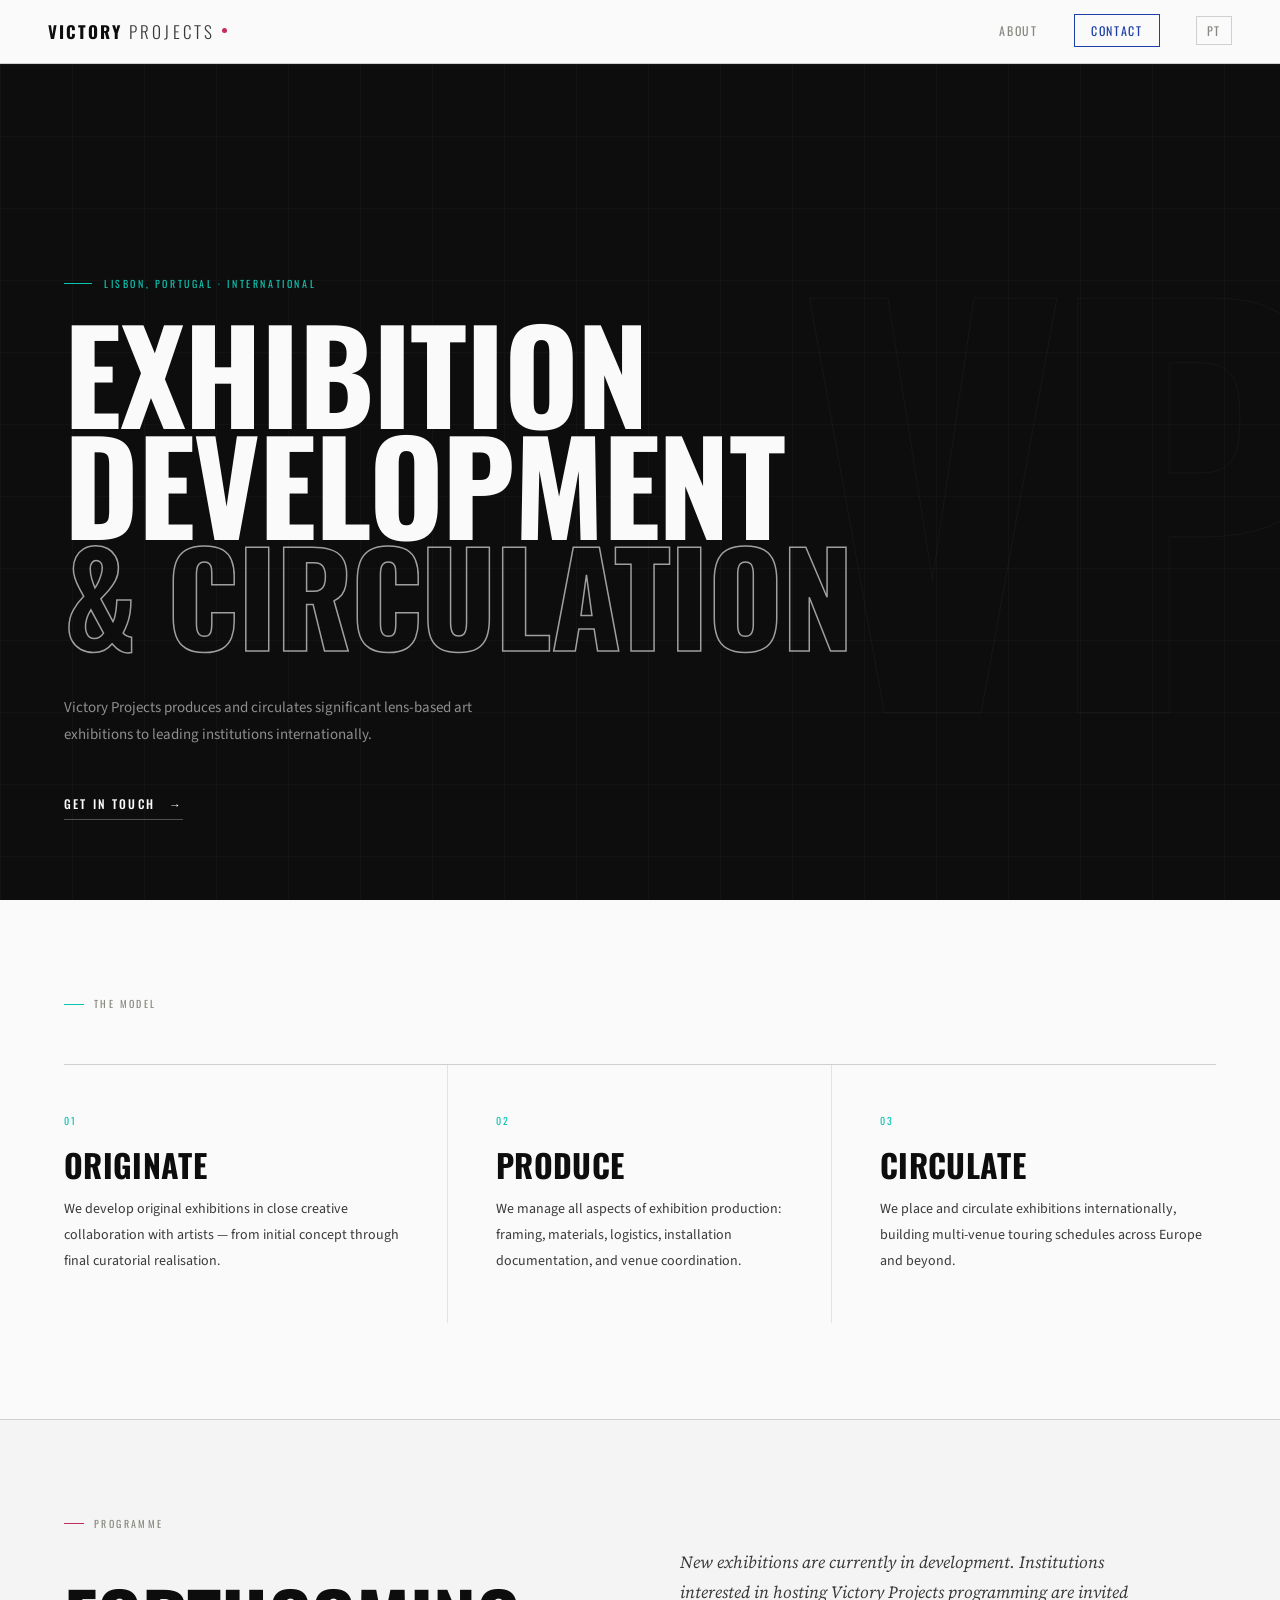
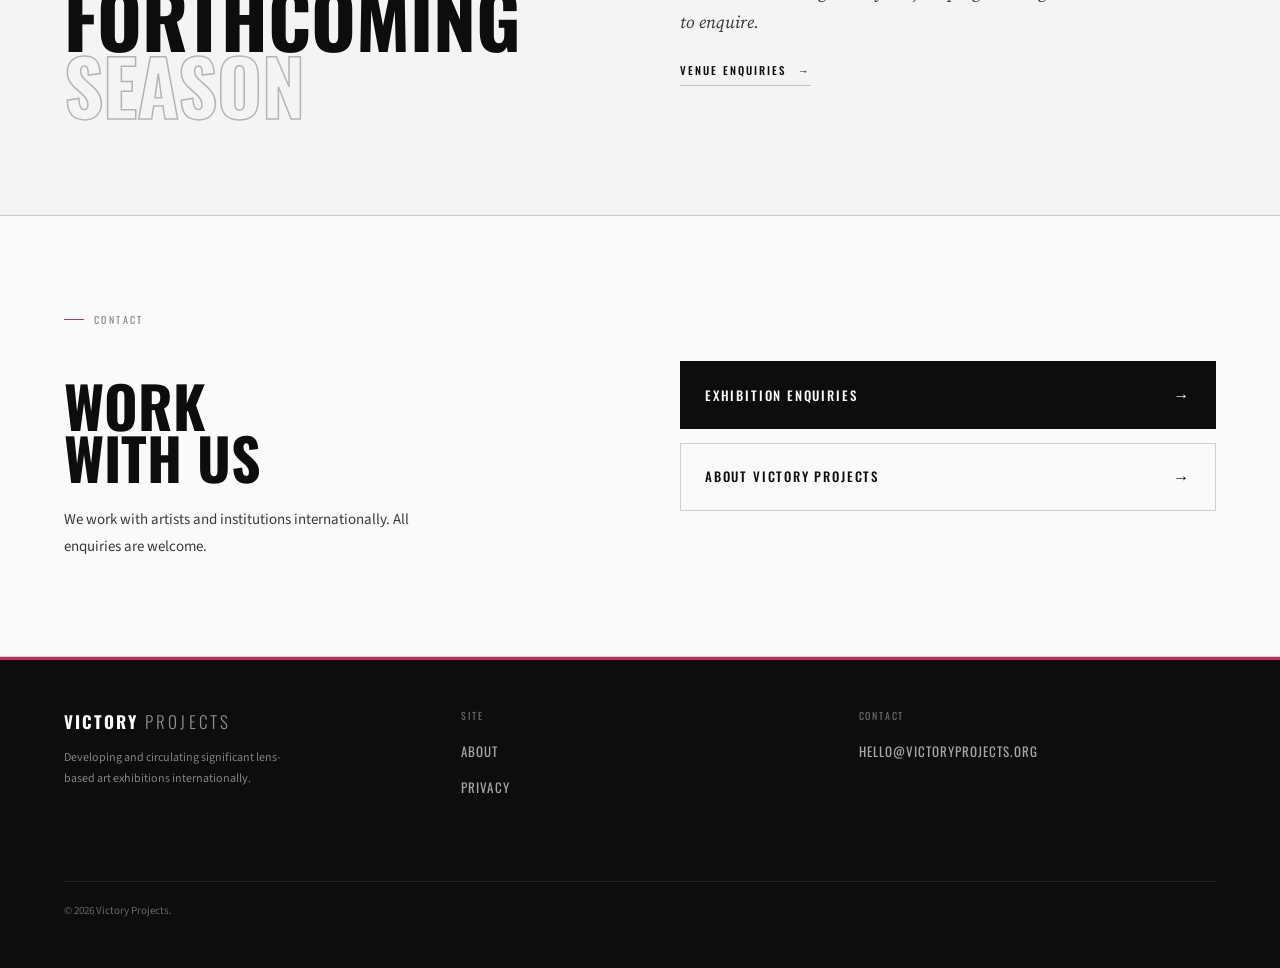
<file: index.html>
<!DOCTYPE html>
<html lang="en">
<head>
<meta charset="UTF-8">
<meta name="viewport" content="width=device-width, initial-scale=1.0">
<title>Victory Projects — International Photography Exhibitions</title>
<link rel="icon" type="image/svg+xml" href="/favicon.svg">
<link rel="canonical" href="https://victoryprojects.org/">
<link rel="alternate" hreflang="en" href="https://victoryprojects.org/">
<link rel="alternate" hreflang="pt" href="https://victoryprojects.org/pt/">
<meta name="description" content="Victory Projects develops and circulates significant lens-based art exhibitions to institutions internationally. Based in Lisbon.">
<link rel="preconnect" href="https://fonts.googleapis.com">
<link href="https://fonts.googleapis.com/css2?family=Oswald:wght@300;400;500;700&family=Source+Sans+3:ital,wght@0,300;0,400;0,500;1,300;1,400&family=Source+Serif+4:ital,opsz,wght@0,8..60,300;0,8..60,400;1,8..60,300;1,8..60,400&display=swap" rel="stylesheet">
<link rel="stylesheet" href="/style.css">
</head>
<body>

<!-- NAV -->
<nav>
  <a href="/" class="nav-wordmark">
    <span class="victory">Victory</span>
    <span class="projects">Projects</span>
    <span class="dot"></span>
  </a>
  <ul class="nav-links" id="navLinks">
    <li><a href="/about/">About</a></li>
    <li><a href="mailto:hello@victoryprojects.org" class="nav-cta">Contact</a></li>
    <li><a href="/pt/" class="nav-lang">PT</a></li>
  </ul>
  <button class="hamburger" id="hamburger"
    onclick="document.getElementById('navLinks').classList.toggle('open')"
    aria-label="Menu">
    <span></span><span></span><span></span>
  </button>
</nav>

<!-- HERO -->
<section class="hero">
  <div class="hero-watermark">VP</div>
  <div class="hero-inner">
    <div>
      <div class="hero-eyebrow">Lisbon, Portugal · International</div>
      <h1 class="hero-title">
        <span class="line">EXHIBITION</span>
        <span class="line">DEVELOPMENT</span>
        <span class="line hollow">& CIRCULATION</span>
      </h1>
      <p class="hero-sub">Victory Projects produces and circulates significant lens-based art exhibitions to leading institutions internationally.</p>
      <a href="mailto:hello@victoryprojects.org" class="hero-cta">Get in touch</a>
    </div>
  </div>
    </div>
  </div>
</section>

<!-- THE MODEL -->
<section class="model">
  <div class="section-label teal-rule">The Model</div>
  <div class="model-grid">
    <div class="model-col">
      <div class="model-number">01</div>
      <div class="model-heading">Originate</div>
      <p class="model-text">We develop original exhibitions in close creative collaboration with artists — from initial concept through final curatorial realisation.</p>
    </div>
    <div class="model-col">
      <div class="model-number">02</div>
      <div class="model-heading">Produce</div>
      <p class="model-text">We manage all aspects of exhibition production: framing, materials, logistics, installation documentation, and venue coordination.</p>
    </div>
    <div class="model-col">
      <div class="model-number">03</div>
      <div class="model-heading">Circulate</div>
      <p class="model-text">We place and circulate exhibitions internationally, building multi-venue touring schedules across Europe and beyond.</p>
    </div>
  </div>
</section>


<!-- FORTHCOMING PROGRAMME -->
<section class="forthcoming">
  <div>
    <div class="section-label pink-rule">Programme</div>
    <h2 class="forthcoming-title">
      <span>FORTHCOMING</span>
      <span class="hollow">SEASON</span>
    </h2>
  </div>
  <div class="forthcoming-right">
    <p class="forthcoming-text">New exhibitions are currently in development. Institutions interested in hosting Victory Projects programming are invited to enquire.</p>
    <a href="mailto:hello@victoryprojects.org" class="forthcoming-cta">Venue enquiries</a>
  </div>
</section>

<!-- CONTACT -->
<section class="contact">
  <div>
    <div class="section-label pink-rule">Contact</div>
    <h2 class="contact-heading">WORK<br>WITH US</h2>
    <p class="contact-sub">We work with artists and institutions internationally. All enquiries are welcome.</p>
  </div>
  <div class="contact-right">
    <a href="mailto:hello@victoryprojects.org" class="contact-btn primary">
      <span>Exhibition Enquiries</span>
      <span class="btn-arrow">→</span>
    </a>
    <a href="/about/" class="contact-btn secondary">
      <span>About Victory Projects</span>
      <span class="btn-arrow">→</span>
    </a>
  </div>
</section>

<!-- FOOTER -->
<footer>
  <div class="footer-brand">
    <div class="wordmark">Victory<span class="fp">Projects</span></div>
    <p>Developing and circulating significant lens-based art exhibitions internationally.</p>
  </div>
  <div>
    <div class="footer-nav-label">Site</div>
    <ul class="footer-nav">
      <li><a href="/about/">About</a></li>
      <li><a href="/privacy/">Privacy</a></li>
    </ul>
  </div>
  <div>
    <div class="footer-nav-label">Contact</div>
    <ul class="footer-nav">
      <li><a href="mailto:hello@victoryprojects.org">hello@victoryprojects.org</a></li>
    </ul>
  </div>
  <div class="footer-copy">
    <span>© 2026 Victory Projects.</span>
  </div>
</footer>

</body>
</html>
</file>
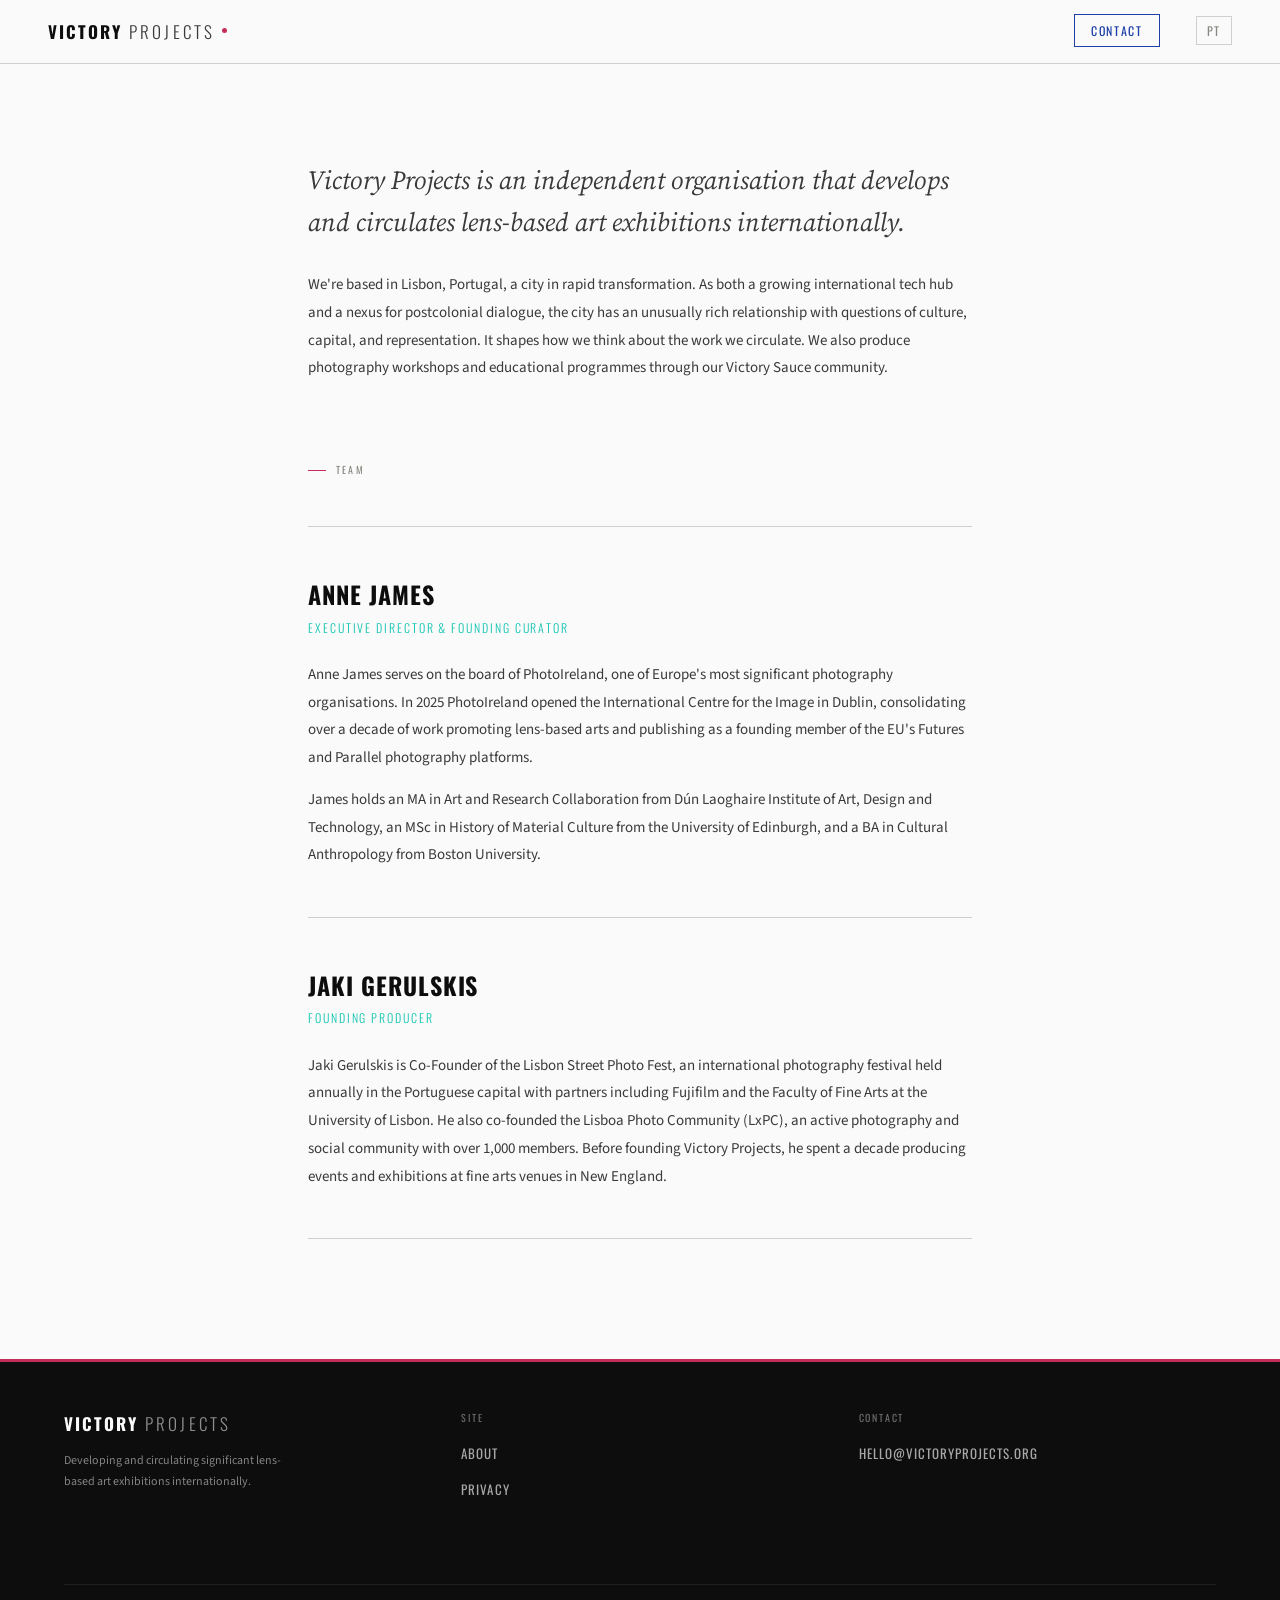
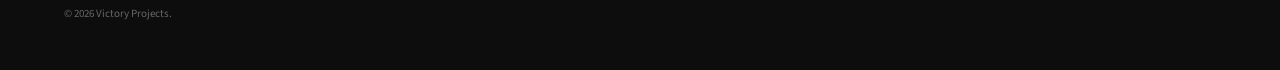
<file: about/index.html>
<!DOCTYPE html>
<html lang="en">
<head>
<meta charset="UTF-8">
<meta name="viewport" content="width=device-width, initial-scale=1.0">
<title>About — Victory Projects</title>
<link rel="icon" type="image/svg+xml" href="/favicon.svg">
<link rel="canonical" href="https://victoryprojects.org/about/">
<link rel="alternate" hreflang="en" href="https://victoryprojects.org/about/">
<link rel="alternate" hreflang="pt" href="https://victoryprojects.org/pt/about/">
<meta name="description" content="Victory Projects is an independent organisation that develops and circulates lens-based art exhibitions internationally. Based in Lisbon.">
<link rel="preconnect" href="https://fonts.googleapis.com">
<link href="https://fonts.googleapis.com/css2?family=Oswald:wght@300;400;500;700&family=Source+Sans+3:ital,wght@0,300;0,400;0,500;1,300;1,400&family=Source+Serif+4:ital,opsz,wght@0,8..60,300;0,8..60,400;1,8..60,300;1,8..60,400&display=swap" rel="stylesheet">
<link rel="stylesheet" href="/style.css">
</head>
<body>

<!-- NAV -->
<nav>
  <a href="/" class="nav-wordmark">
    <span class="victory">Victory</span>
    <span class="projects">Projects</span>
    <span class="dot"></span>
  </a>
  <ul class="nav-links" id="navLinks">
    <li><a href="mailto:hello@victoryprojects.org" class="nav-cta">Contact</a></li>
    <li><a href="/pt/about/" class="nav-lang">PT</a></li>
  </ul>
  <button class="hamburger" id="hamburger" onclick="document.getElementById('navLinks').classList.toggle('open')" aria-label="Menu">
    <span></span><span></span><span></span>
  </button>
</nav>

<!-- MAIN -->
<div class="page-wrap">

  <div class="about-intro">
    <p class="lead">Victory Projects is an independent organisation that develops and circulates lens-based art exhibitions internationally.</p>
    <p class="sub">We're based in Lisbon, Portugal, a city in rapid transformation. As both a growing international tech hub and a nexus for postcolonial dialogue, the city has an unusually rich relationship with questions of culture, capital, and representation. It shapes how we think about the work we circulate. We also produce photography workshops and educational programmes through our Victory Sauce community.</p>
  </div>

  <div class="team-label">Team</div>

  <div class="team-member">
    <div class="member-name">Anne James</div>
    <div class="member-role">Executive Director & Founding Curator</div>
    <div class="member-bio">
      <p>Anne James serves on the board of PhotoIreland, one of Europe's most significant photography organisations. In 2025 PhotoIreland opened the International Centre for the Image in Dublin, consolidating over a decade of work promoting lens-based arts and publishing as a founding member of the EU's Futures and Parallel photography platforms.</p>
      <p>James holds an MA in Art and Research Collaboration from Dún Laoghaire Institute of Art, Design and Technology, an MSc in History of Material Culture from the University of Edinburgh, and a BA in Cultural Anthropology from Boston University.</p>
    </div>
  </div>

  <div class="team-member">
    <div class="member-name">Jaki Gerulskis</div>
    <div class="member-role">Founding Producer</div>
    <div class="member-bio">
      <p>Jaki Gerulskis is Co-Founder of the Lisbon Street Photo Fest, an international photography festival held annually in the Portuguese capital with partners including Fujifilm and the Faculty of Fine Arts at the University of Lisbon. He also co-founded the Lisboa Photo Community (LxPC), an active photography and social community with over 1,000 members. Before founding Victory Projects, he spent a decade producing events and exhibitions at fine arts venues in New England.</p>
    </div>
  </div>

</div>

<!-- FOOTER -->
<footer>
  <div class="footer-brand">
    <div class="wordmark">Victory<span class="fp">Projects</span></div>
    <p>Developing and circulating significant lens-based art exhibitions internationally.</p>
  </div>
  <div>
    <div class="footer-nav-label">Site</div>
    <ul class="footer-nav">
        <li><a href="/about/">About</a></li>
      <li><a href="/privacy/">Privacy</a></li>
    </ul>
  </div>
  <div>
    <div class="footer-nav-label">Contact</div>
    <ul class="footer-nav">
      <li><a href="mailto:hello@victoryprojects.org">hello@victoryprojects.org</a></li>
    </ul>
  </div>
  <div class="footer-copy">
    <span>© 2026 Victory Projects.</span>
  </div>
</footer>

</body>
</html>
</file>
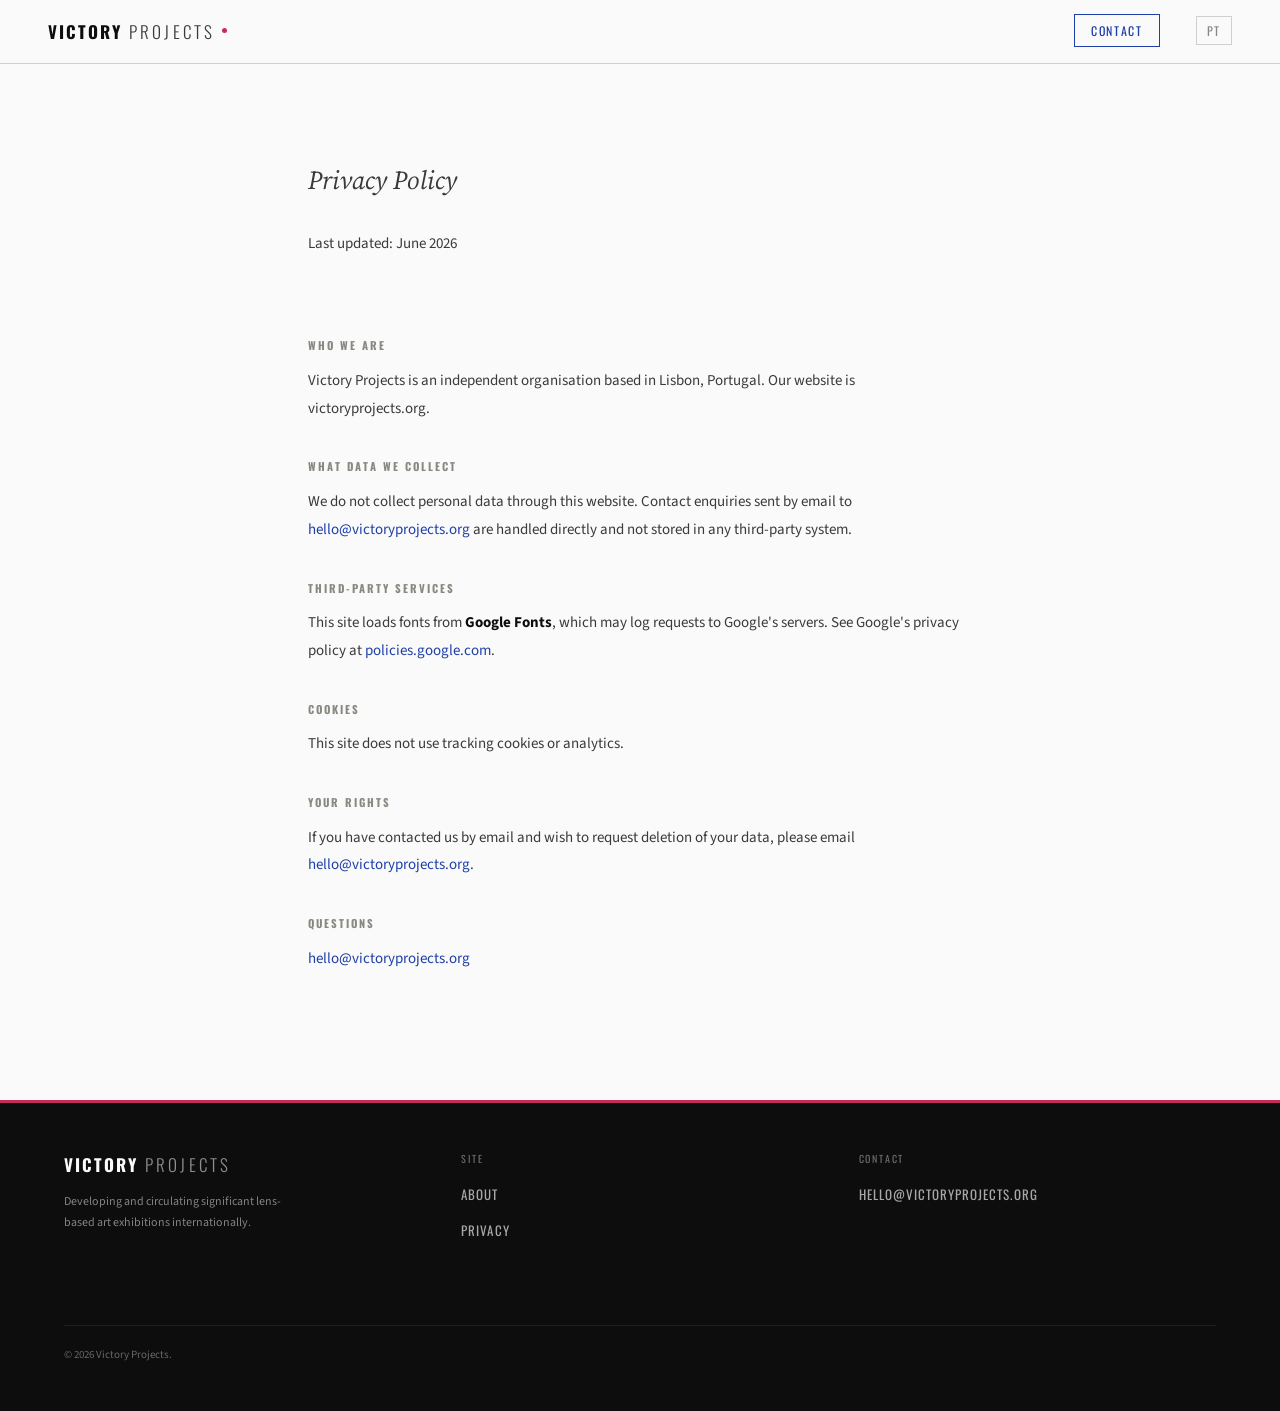
<file: privacy/index.html>
<!DOCTYPE html>
<html lang="en">
<head>
<meta charset="UTF-8">
<meta name="viewport" content="width=device-width, initial-scale=1.0">
<title>Privacy Policy — Victory Projects</title>
<link rel="icon" type="image/svg+xml" href="/favicon.svg">
<meta name="description" content="Privacy policy for Victory Projects. How we collect, use, and protect your data.">
<link rel="canonical" href="https://victoryprojects.org/privacy/">
<link rel="alternate" hreflang="en" href="https://victoryprojects.org/privacy/">
<link rel="alternate" hreflang="pt" href="https://victoryprojects.org/pt/privacy/">
<link rel="preconnect" href="https://fonts.googleapis.com">
<link href="https://fonts.googleapis.com/css2?family=Oswald:wght@300;400;500;700&family=Source+Sans+3:ital,wght@0,300;0,400;0,500;1,300;1,400&family=Source+Serif+4:ital,opsz,wght@0,8..60,300;0,8..60,400;1,8..60,300;1,8..60,400&display=swap" rel="stylesheet">
<link rel="stylesheet" href="/style.css">
</head>
<body>

<nav>
  <a href="/" class="nav-wordmark">
    <span class="victory">Victory</span>
    <span class="projects">Projects</span>
    <span class="dot"></span>
  </a>
  <ul class="nav-links" id="navLinks">
    <li><a href="mailto:hello@victoryprojects.org" class="nav-cta">Contact</a></li>
    <li><a href="/pt/privacy/" class="nav-lang">PT</a></li>
  </ul>
  <button class="hamburger" id="hamburger"
    onclick="document.getElementById('navLinks').classList.toggle('open')"
    aria-label="Menu">
    <span></span><span></span><span></span>
  </button>
</nav>

<div class="page-wrap">
  <div class="about-intro">
    <p class="lead">Privacy Policy</p>
    <p class="sub">Last updated: June 2026</p>
  </div>
  <div class="privacy-body">
    <h3>Who we are</h3>
    <p>Victory Projects is an independent organisation based in Lisbon, Portugal. Our website is victoryprojects.org.</p>
    <h3>What data we collect</h3>
    <p>We do not collect personal data through this website. Contact enquiries sent by email to <a href="mailto:hello@victoryprojects.org">hello@victoryprojects.org</a> are handled directly and not stored in any third-party system.</p>
    <h3>Third-party services</h3>
    <p>This site loads fonts from <strong>Google Fonts</strong>, which may log requests to Google's servers. See Google's privacy policy at <a href="https://policies.google.com/privacy" target="_blank" rel="noopener">policies.google.com</a>.</p>
    <h3>Cookies</h3>
    <p>This site does not use tracking cookies or analytics.</p>
    <h3>Your rights</h3>
    <p>If you have contacted us by email and wish to request deletion of your data, please email <a href="mailto:hello@victoryprojects.org">hello@victoryprojects.org</a>.</p>
    <h3>Questions</h3>
    <p><a href="mailto:hello@victoryprojects.org">hello@victoryprojects.org</a></p>
  </div>
</div>

<footer>
  <div class="footer-brand">
    <div class="wordmark">Victory<span class="fp">Projects</span></div>
    <p>Developing and circulating significant lens-based art exhibitions internationally.</p>
  </div>
  <div>
    <div class="footer-nav-label">Site</div>
    <ul class="footer-nav">
        <li><a href="/about/">About</a></li>
      <li><a href="/privacy/">Privacy</a></li>
    </ul>
  </div>
  <div>
    <div class="footer-nav-label">Contact</div>
    <ul class="footer-nav">
      <li><a href="mailto:hello@victoryprojects.org">hello@victoryprojects.org</a></li>
    </ul>
  </div>
  <div class="footer-copy">
    <span>© 2026 Victory Projects.</span>
  </div>
</footer>

</body>
</html>
</file>
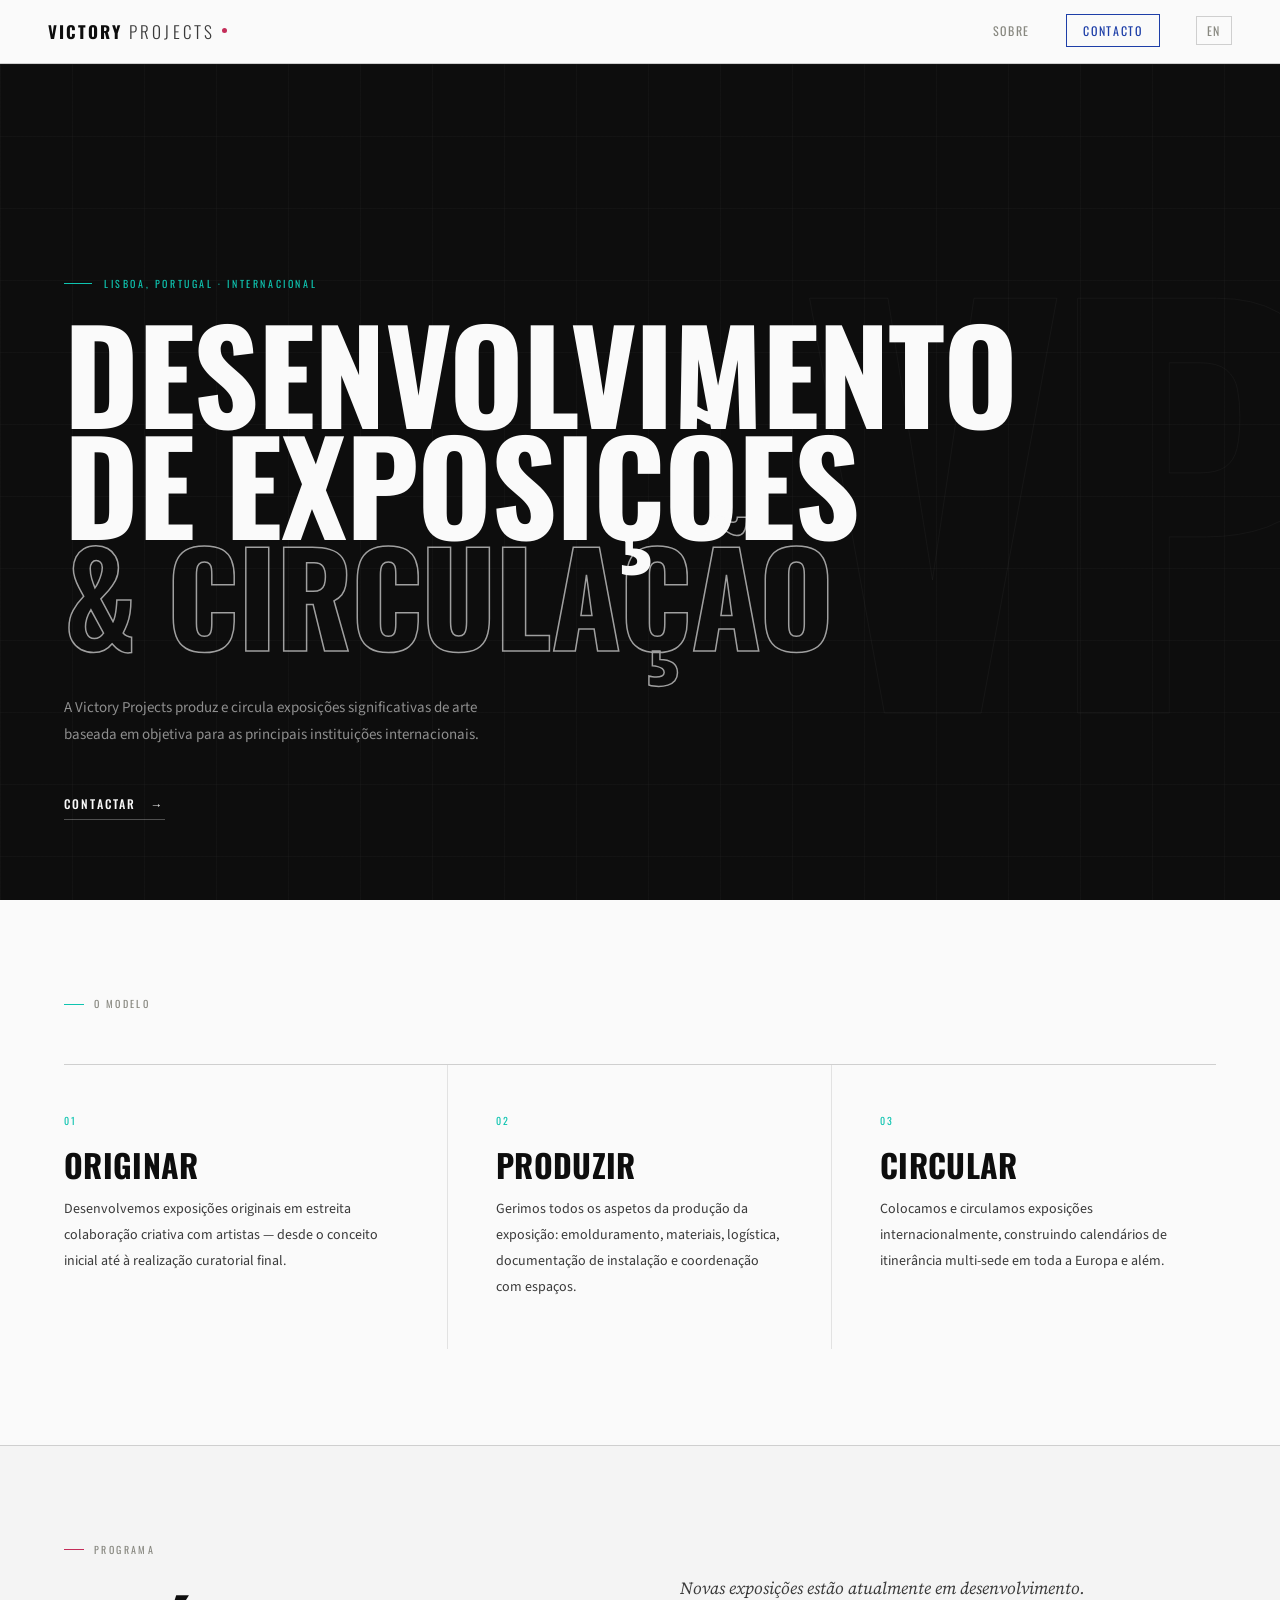
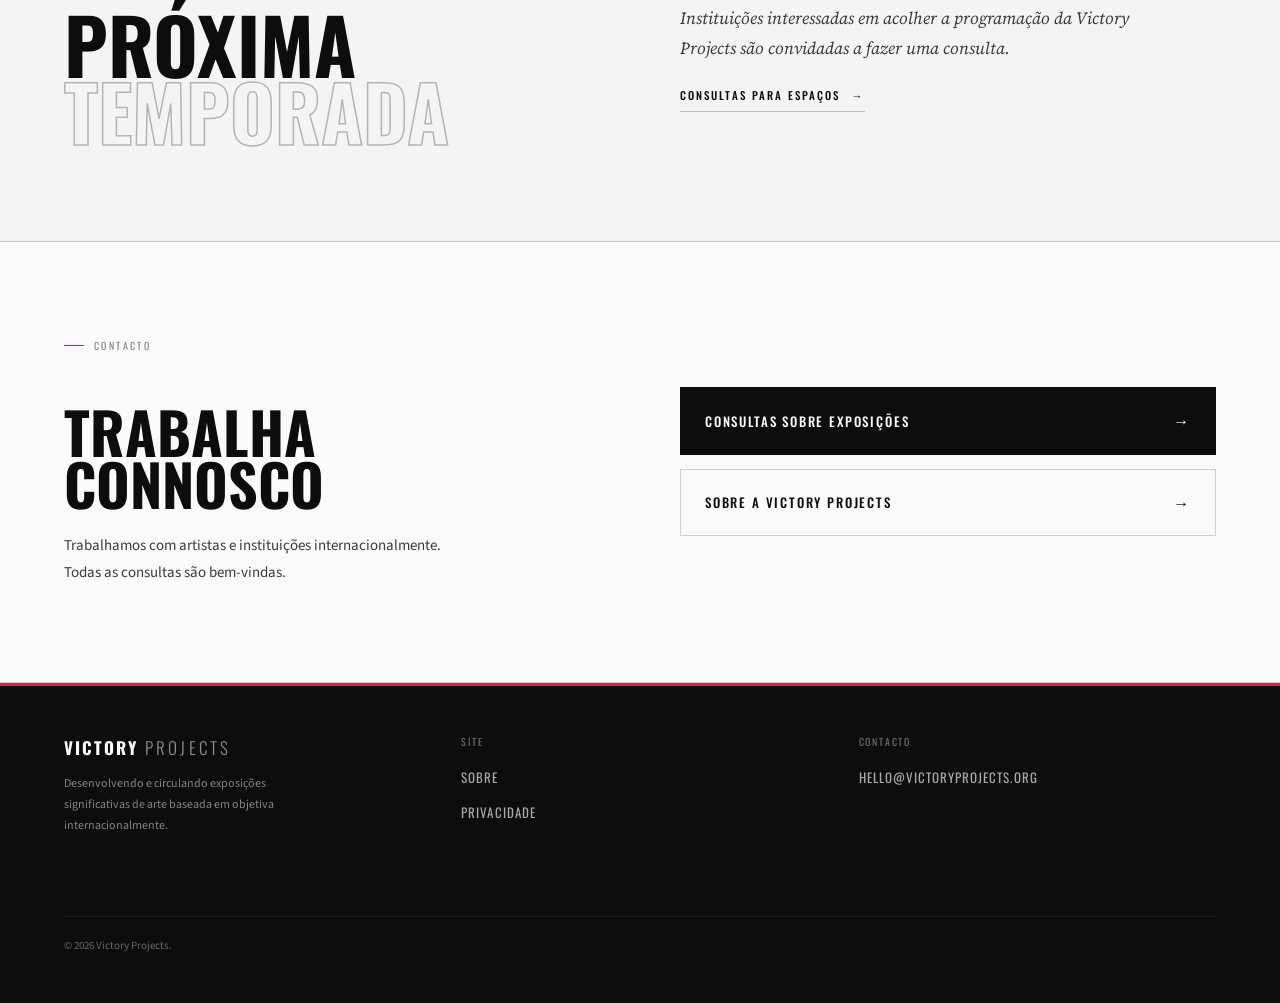
<file: pt/index.html>
<!DOCTYPE html>
<html lang="pt">
<head>
<meta charset="UTF-8">
<meta name="viewport" content="width=device-width, initial-scale=1.0">
<title>Victory Projects — Desenvolvimento Internacional de Exposições</title>
<link rel="icon" type="image/svg+xml" href="/favicon.svg">
<link rel="canonical" href="https://victoryprojects.org/pt/">
<link rel="alternate" hreflang="en" href="https://victoryprojects.org/">
<link rel="alternate" hreflang="pt" href="https://victoryprojects.org/pt/">
<meta name="description" content="A Victory Projects desenvolve e circula exposições significativas de arte baseada em objetiva para instituições internacionais. Baseada em Lisboa.">
<link rel="preconnect" href="https://fonts.googleapis.com">
<link href="https://fonts.googleapis.com/css2?family=Oswald:wght@300;400;500;700&family=Source+Sans+3:ital,wght@0,300;0,400;0,500;1,300;1,400&family=Source+Serif+4:ital,opsz,wght@0,8..60,300;0,8..60,400;1,8..60,300;1,8..60,400&display=swap" rel="stylesheet">
<link rel="stylesheet" href="/style.css">
<style>
  @media (max-width: 900px) {
    .hero-title { font-size: clamp(28px, 8.5vw, 64px); }
  }
</style>
</head>
<body>

<!-- NAV -->
<nav>
  <a href="/pt/" class="nav-wordmark">
    <span class="victory">Victory</span>
    <span class="projects">Projects</span>
    <span class="dot"></span>
  </a>
  <ul class="nav-links" id="navLinks">
    <li><a href="/pt/about/">Sobre</a></li>
    <li><a href="mailto:hello@victoryprojects.org" class="nav-cta">Contacto</a></li>
    <li><a href="/" class="nav-lang">EN</a></li>
  </ul>
  <button class="hamburger" id="hamburger"
    onclick="document.getElementById('navLinks').classList.toggle('open')"
    aria-label="Menu">
    <span></span><span></span><span></span>
  </button>
</nav>

<!-- HERO -->
<section class="hero">
  <div class="hero-watermark">VP</div>
  <div class="hero-inner">
    <div>
      <div class="hero-eyebrow">Lisboa, Portugal · Internacional</div>
      <h1 class="hero-title">
        <span class="line">DESENVOLVIMENTO</span>
        <span class="line">DE EXPOSIÇÕES</span>
        <span class="line hollow">& CIRCULAÇÃO</span>
      </h1>
      <p class="hero-sub">A Victory Projects produz e circula exposições significativas de arte baseada em objetiva para as principais instituições internacionais.</p>
      <a href="mailto:hello@victoryprojects.org" class="hero-cta">Contactar</a>
    </div>
  </div>
    </div>
  </div>
</section>

<!-- THE MODEL -->
<section class="model">
  <div class="section-label teal-rule">O Modelo</div>
  <div class="model-grid">
    <div class="model-col">
      <div class="model-number">01</div>
      <div class="model-heading">Originar</div>
      <p class="model-text">Desenvolvemos exposições originais em estreita colaboração criativa com artistas — desde o conceito inicial até à realização curatorial final.</p>
    </div>
    <div class="model-col">
      <div class="model-number">02</div>
      <div class="model-heading">Produzir</div>
      <p class="model-text">Gerimos todos os aspetos da produção da exposição: emolduramento, materiais, logística, documentação de instalação e coordenação com espaços.</p>
    </div>
    <div class="model-col">
      <div class="model-number">03</div>
      <div class="model-heading">Circular</div>
      <p class="model-text">Colocamos e circulamos exposições internacionalmente, construindo calendários de itinerância multi-sede em toda a Europa e além.</p>
    </div>
  </div>
</section>


<!-- FORTHCOMING PROGRAMME -->
<section class="forthcoming">
  <div>
    <div class="section-label pink-rule">Programa</div>
    <h2 class="forthcoming-title">
      <span>PRÓXIMA</span>
      <span class="hollow">TEMPORADA</span>
    </h2>
  </div>
  <div class="forthcoming-right">
    <p class="forthcoming-text">Novas exposições estão atualmente em desenvolvimento. Instituições interessadas em acolher a programação da Victory Projects são convidadas a fazer uma consulta.</p>
    <a href="mailto:hello@victoryprojects.org" class="forthcoming-cta">Consultas para espaços</a>
  </div>
</section>

<!-- CONTACT -->
<section class="contact">
  <div>
    <div class="section-label pink-rule">Contacto</div>
    <h2 class="contact-heading">TRABALHA<br>CONNOSCO</h2>
    <p class="contact-sub">Trabalhamos com artistas e instituições internacionalmente. Todas as consultas são bem-vindas.</p>
  </div>
  <div class="contact-right">
    <a href="mailto:hello@victoryprojects.org" class="contact-btn primary">
      <span>Consultas sobre Exposições</span>
      <span class="btn-arrow">→</span>
    </a>
    <a href="/pt/about/" class="contact-btn secondary">
      <span>Sobre a Victory Projects</span>
      <span class="btn-arrow">→</span>
    </a>
  </div>
</section>

<!-- FOOTER -->
<footer>
  <div class="footer-brand">
    <div class="wordmark">Victory<span class="fp">Projects</span></div>
    <p>Desenvolvendo e circulando exposições significativas de arte baseada em objetiva internacionalmente.</p>
  </div>
  <div>
    <div class="footer-nav-label">Site</div>
    <ul class="footer-nav">
      <li><a href="/pt/about/">Sobre</a></li>
      <li><a href="/pt/privacy/">Privacidade</a></li>
    </ul>
  </div>
  <div>
    <div class="footer-nav-label">Contacto</div>
    <ul class="footer-nav">
      <li><a href="mailto:hello@victoryprojects.org">hello@victoryprojects.org</a></li>
    </ul>
  </div>
  <div class="footer-copy">
    <span>© 2026 Victory Projects.</span>
  </div>
</footer>

</body>
</html>
</file>
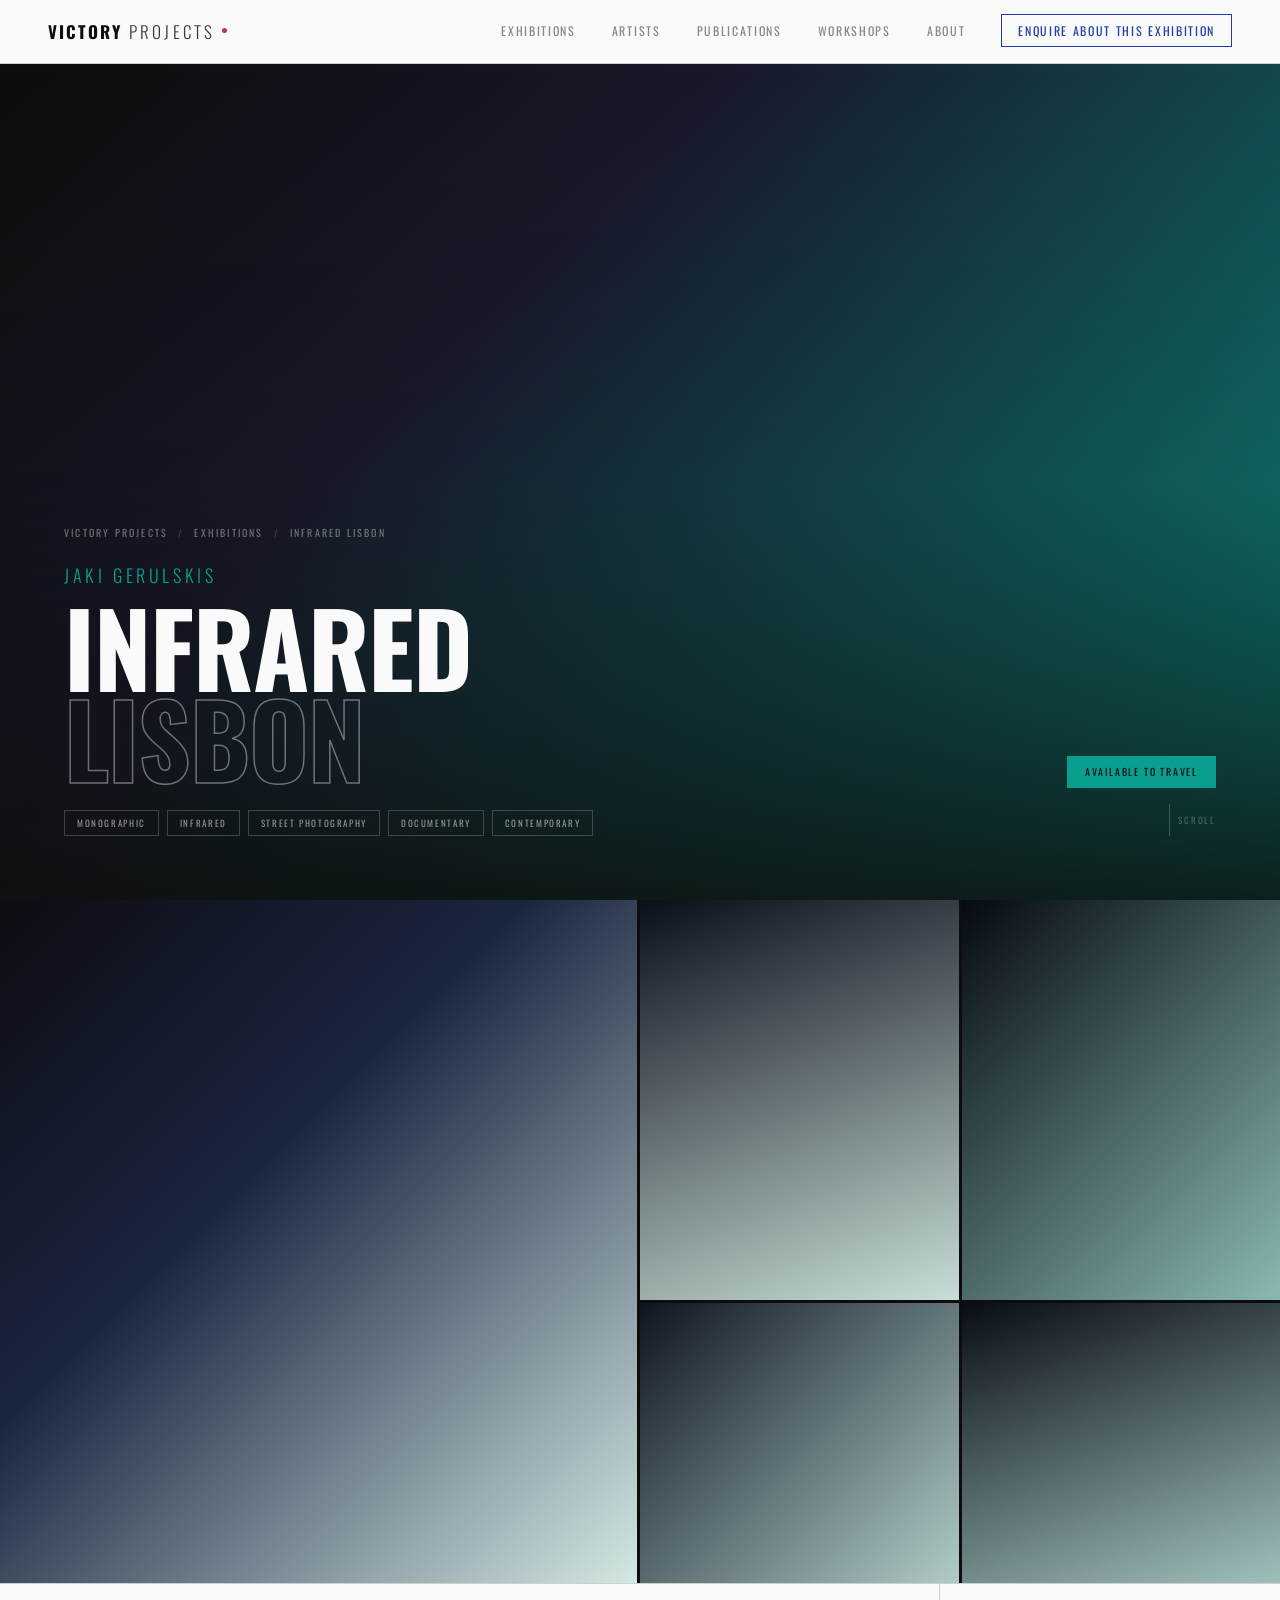
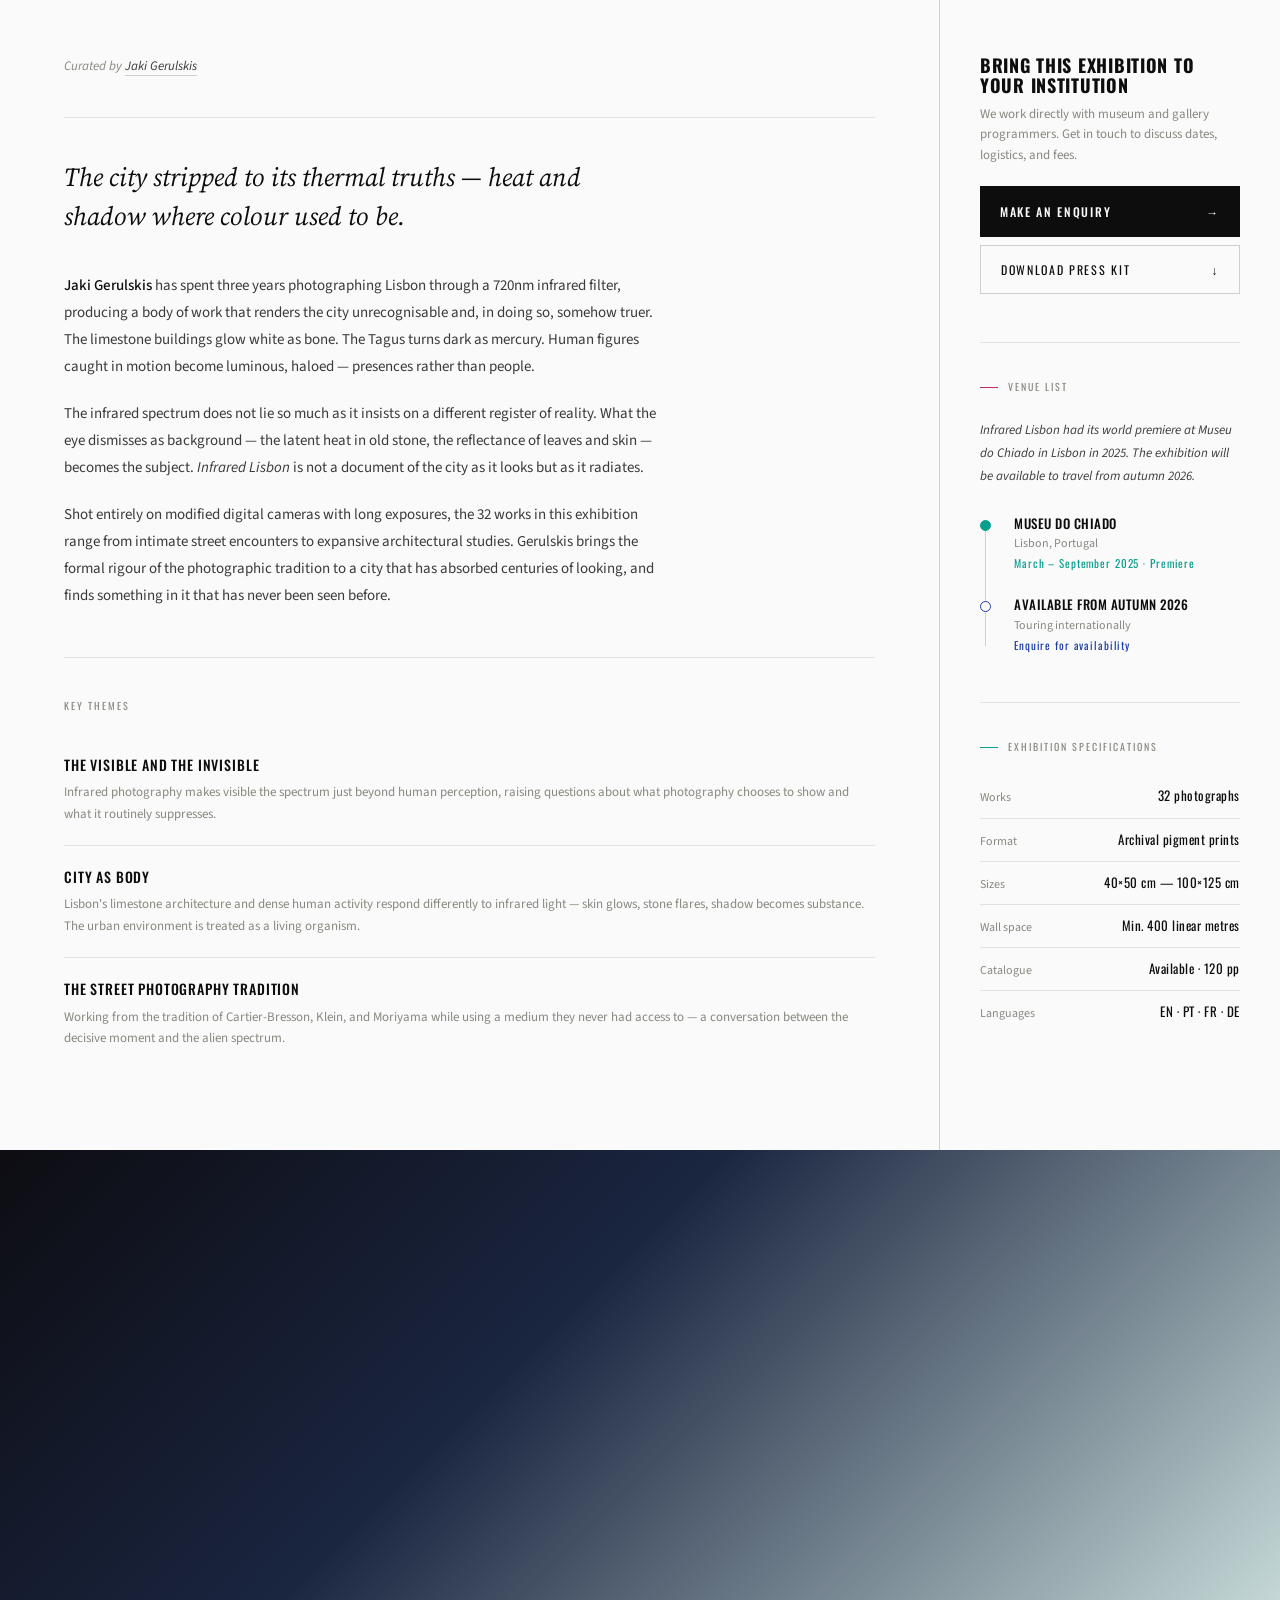
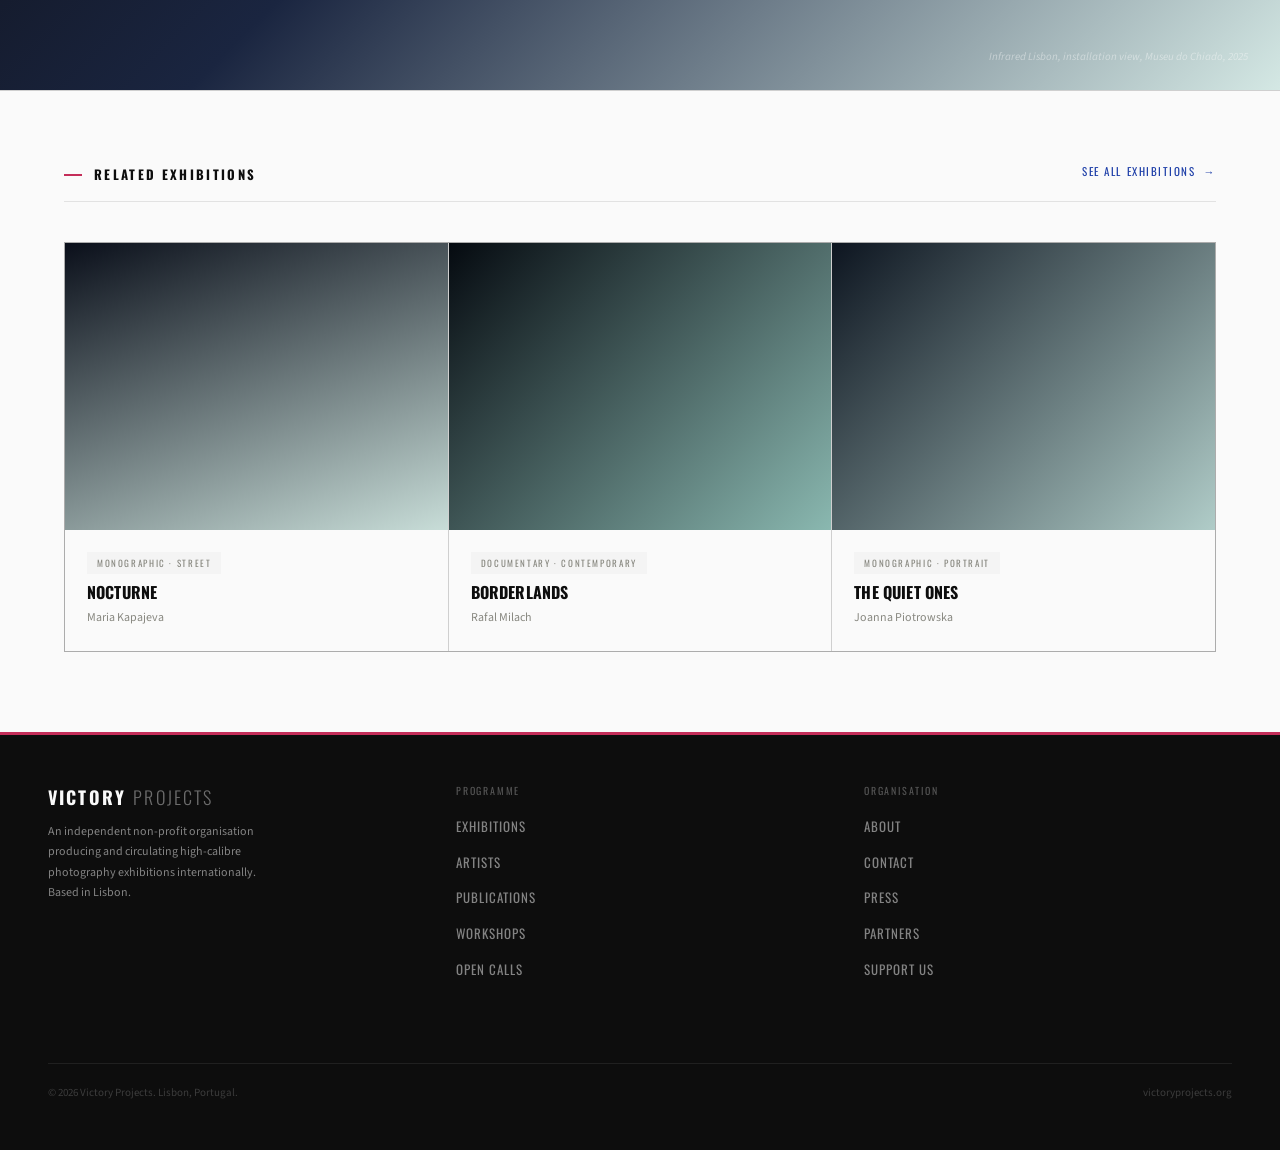
<file: exhibitions/infrared-lisbon/index.html>
<!DOCTYPE html>
<html lang="en">
<head>
<meta charset="UTF-8">
<meta name="viewport" content="width=device-width, initial-scale=1.0">
<title>Infrared Lisbon — Jaki Gerulskis — Victory Projects</title>
<meta name="description" content="Infrared Lisbon by Jaki Gerulskis. A traveling exhibition available through Victory Projects.">
<link rel="preconnect" href="https://fonts.googleapis.com">
<link href="https://fonts.googleapis.com/css2?family=Oswald:wght@300;400;500;700&family=Source+Sans+3:ital,wght@0,300;0,400;0,500;1,300;1,400&family=Source+Serif+4:ital,opsz,wght@0,8..60,300;0,8..60,400;1,8..60,300;1,8..60,400&display=swap" rel="stylesheet">
<style>
:root {
  --white: #FAFAFA;
  --off-white: #F4F4F4;
  --paper: #EEEEEE;
  --ink: #0D0D0D;
  --ink-mid: #3a3a3a;
  --ink-light: #888880;
  --rule: rgba(13,13,13,0.10);
  --rule-heavy: rgba(13,13,13,0.18);
  --blue: #1E3FA8;
  --blue-pale: #E6EAF7;
  --teal: #0A9E8E;
  --teal-pale: #E2F4F2;
  --pink: #C42D59;
  --pink-pale: #F7E5EC;
  --oswald: 'Oswald', sans-serif;
  --dm: 'Source Sans 3', sans-serif;
  --serif: 'Source Serif 4', serif;
}

* { margin: 0; padding: 0; box-sizing: border-box; }
html { scroll-behavior: smooth; }

body {
  background: var(--white);
  color: var(--ink);
  font-family: var(--dm);
  font-size: 16px;
  line-height: 1.6;
  overflow-x: hidden;
}

/* ── NAV ── */
nav {
  position: fixed;
  top: 0; left: 0; right: 0;
  z-index: 200;
  background: var(--white);
  border-bottom: 1px solid var(--rule-heavy);
  display: flex;
  align-items: center;
  justify-content: space-between;
  padding: 0 48px;
  height: 64px;
}
.nav-wordmark {
  display: flex;
  align-items: baseline;
  text-decoration: none;
}
.nav-wordmark .victory {
  font-family: var(--oswald);
  font-weight: 700;
  font-size: 17px;
  letter-spacing: 0.12em;
  text-transform: uppercase;
  color: var(--ink);
}
.nav-wordmark .projects {
  font-family: var(--oswald);
  font-weight: 300;
  font-size: 17px;
  letter-spacing: 0.18em;
  text-transform: uppercase;
  color: var(--ink-mid);
  margin-left: 7px;
}
.nav-wordmark .dot {
  width: 5px; height: 5px;
  border-radius: 50%;
  background: var(--pink);
  margin: 0 0 2px 7px;
  flex-shrink: 0;
  align-self: center;
}
.nav-links {
  display: flex;
  gap: 36px;
  list-style: none;
  align-items: center;
}
.nav-links a {
  font-family: var(--oswald);
  font-weight: 400;
  font-size: 12px;
  letter-spacing: 0.14em;
  text-transform: uppercase;
  color: var(--ink-light);
  text-decoration: none;
  transition: color 0.2s;
}
.nav-links a:hover { color: var(--ink); }
.nav-cta {
  color: var(--blue) !important;
  border: 1px solid var(--blue);
  padding: 7px 16px;
}
.nav-cta:hover { background: var(--blue) !important; color: var(--white) !important; }

/* ── HERO ── */
.exh-hero {
  margin-top: 64px;
  position: relative;
  height: calc(100vh - 64px);
  overflow: hidden;
  background: var(--ink);
  display: flex;
  align-items: flex-end;
}

.hero-bg {
  position: absolute;
  inset: 0;
  background: linear-gradient(135deg, #0D0D0D 0%, #1a1a2e 35%, #0A9E8E 100%);
  opacity: 0.9;
}

/* Subtle animated vignette */
.hero-vignette {
  position: absolute;
  inset: 0;
  background: linear-gradient(to top, rgba(13,13,13,0.85) 0%, rgba(13,13,13,0.1) 50%, transparent 100%);
  z-index: 1;
}

.hero-content {
  position: relative;
  z-index: 2;
  padding: 0 64px 64px;
  width: 100%;
  display: grid;
  grid-template-columns: 1fr auto;
  align-items: flex-end;
  gap: 48px;
}

.hero-breadcrumb {
  font-family: var(--oswald);
  font-size: 10px;
  letter-spacing: 0.22em;
  text-transform: uppercase;
  color: rgba(250,250,250,0.4);
  margin-bottom: 20px;
  display: flex;
  align-items: center;
  gap: 10px;
}
.hero-breadcrumb a {
  color: rgba(250,250,250,0.4);
  text-decoration: none;
  transition: color 0.2s;
}
.hero-breadcrumb a:hover { color: rgba(250,250,250,0.8); }
.hero-breadcrumb span { color: rgba(250,250,250,0.2); }

.hero-artist {
  font-family: var(--oswald);
  font-weight: 300;
  font-size: clamp(14px, 1.5vw, 18px);
  letter-spacing: 0.2em;
  text-transform: uppercase;
  color: var(--teal);
  margin-bottom: 12px;
}

.hero-title {
  font-family: var(--oswald);
  font-weight: 700;
  font-size: clamp(56px, 8vw, 110px);
  line-height: 0.88;
  text-transform: uppercase;
  letter-spacing: -0.01em;
  color: var(--white);
  margin-bottom: 28px;
}
.hero-title .hollow {
  -webkit-text-stroke: 1.5px rgba(250,250,250,0.4);
  color: transparent;
  display: block;
}

.hero-tags {
  display: flex;
  gap: 8px;
  flex-wrap: wrap;
}
.hero-tag {
  font-family: var(--oswald);
  font-size: 9px;
  letter-spacing: 0.18em;
  text-transform: uppercase;
  padding: 5px 12px;
  border: 1px solid rgba(250,250,250,0.2);
  color: rgba(250,250,250,0.55);
}

.hero-status {
  text-align: right;
  flex-shrink: 0;
}
.status-badge {
  display: inline-block;
  font-family: var(--oswald);
  font-size: 10px;
  letter-spacing: 0.18em;
  text-transform: uppercase;
  padding: 8px 18px;
  background: var(--teal);
  color: var(--ink);
  margin-bottom: 16px;
}
.hero-scroll-hint {
  font-family: var(--oswald);
  font-size: 9px;
  letter-spacing: 0.2em;
  text-transform: uppercase;
  color: rgba(250,250,250,0.25);
  display: flex;
  align-items: center;
  gap: 8px;
  justify-content: flex-end;
}
.hero-scroll-hint::before {
  content: '';
  display: block;
  width: 1px;
  height: 32px;
  background: rgba(250,250,250,0.2);
  animation: scrollpulse 2s ease-in-out infinite;
}
@keyframes scrollpulse {
  0%, 100% { opacity: 0.2; }
  50% { opacity: 0.7; }
}

/* ── IMAGE STRIP ── */
.image-strip {
  display: grid;
  grid-template-columns: 2fr 1fr 1fr;
  grid-template-rows: 400px 280px;
  gap: 3px;
  background: var(--ink);
}
.img-cell {
  overflow: hidden;
  position: relative;
  cursor: zoom-in;
}
.img-cell.span-col { grid-row: 1 / 3; }
.img-fill {
  width: 100%; height: 100%;
  object-fit: cover;
  display: block;
  transition: transform 0.6s ease;
}
.img-cell:hover .img-fill { transform: scale(1.04); }
.img-caption {
  position: absolute;
  bottom: 0; left: 0; right: 0;
  padding: 10px 14px;
  background: linear-gradient(to top, rgba(13,13,13,0.7), transparent);
  font-size: 11px;
  color: rgba(250,250,250,0.55);
  font-style: italic;
  opacity: 0;
  transition: opacity 0.3s;
}
.img-cell:hover .img-caption { opacity: 1; }

/* Placeholder image fills */
.ph-ir-1 { background: linear-gradient(135deg, #0d0d12 0%, #1a2540 40%, #d4e8e4 100%); }
.ph-ir-2 { background: linear-gradient(160deg, #0a0f1a 0%, #c8ddd8 100%); }
.ph-ir-3 { background: linear-gradient(135deg, #050a10 0%, #8ab8b0 100%); }
.ph-ir-4 { background: linear-gradient(135deg, #0d1520 0%, #b0ccc8 100%); }
.ph-ir-5 { background: linear-gradient(160deg, #080d14 0%, #a0c0bc 100%); }

/* ── MAIN CONTENT ── */
.exh-body {
  display: grid;
  grid-template-columns: 1fr 340px;
  gap: 0;
  border-top: 1px solid var(--rule-heavy);
}

/* Left: text content */
.exh-text {
  padding: 72px 64px 80px;
  border-right: 1px solid var(--rule-heavy);
}

.curator-line {
  font-family: var(--dm);
  font-size: 13px;
  font-style: italic;
  color: var(--ink-light);
  margin-bottom: 40px;
  padding-bottom: 40px;
  border-bottom: 1px solid var(--rule);
}
.curator-line a {
  color: var(--ink-mid);
  text-decoration: none;
  border-bottom: 1px solid var(--rule-heavy);
  transition: border-color 0.2s;
}
.curator-line a:hover { border-color: var(--ink); }

.exh-statement {
  font-family: var(--serif);
  font-style: italic;
  font-size: clamp(20px, 2.2vw, 26px);
  line-height: 1.5;
  color: var(--ink);
  margin-bottom: 36px;
  max-width: 600px;
}

.exh-prose p {
  font-size: 15px;
  line-height: 1.8;
  color: var(--ink-mid);
  margin-bottom: 20px;
  max-width: 600px;
}
.exh-prose p strong { color: var(--ink); font-weight: 500; }

.exh-themes {
  margin-top: 48px;
  padding-top: 40px;
  border-top: 1px solid var(--rule);
}
.themes-label {
  font-family: var(--oswald);
  font-size: 10px;
  letter-spacing: 0.2em;
  text-transform: uppercase;
  color: var(--ink-light);
  margin-bottom: 20px;
}
.theme-item {
  padding: 20px 0;
  border-bottom: 1px solid var(--rule);
}
.theme-item:last-child { border-bottom: none; }
.theme-name {
  font-family: var(--oswald);
  font-weight: 500;
  font-size: 14px;
  letter-spacing: 0.06em;
  text-transform: uppercase;
  color: var(--ink);
  margin-bottom: 6px;
}
.theme-desc {
  font-size: 13px;
  line-height: 1.65;
  color: var(--ink-light);
}

/* Right: sidebar */
.exh-sidebar {
  padding: 72px 40px 80px;
  position: sticky;
  top: 64px;
  align-self: start;
}

/* CTA */
.sidebar-cta {
  margin-bottom: 48px;
}
.cta-heading {
  font-family: var(--oswald);
  font-weight: 700;
  font-size: 18px;
  letter-spacing: 0.04em;
  text-transform: uppercase;
  color: var(--ink);
  margin-bottom: 8px;
  line-height: 1.1;
}
.cta-sub {
  font-size: 13px;
  color: var(--ink-light);
  margin-bottom: 20px;
  line-height: 1.6;
}
.cta-btn {
  display: flex;
  align-items: center;
  justify-content: space-between;
  width: 100%;
  font-family: var(--oswald);
  font-weight: 500;
  font-size: 12px;
  letter-spacing: 0.14em;
  text-transform: uppercase;
  color: var(--white);
  background: var(--ink);
  border: none;
  padding: 16px 20px;
  cursor: pointer;
  text-decoration: none;
  transition: background 0.2s;
  margin-bottom: 8px;
}
.cta-btn:hover { background: var(--blue); }
.cta-btn-secondary {
  display: flex;
  align-items: center;
  justify-content: space-between;
  width: 100%;
  font-family: var(--oswald);
  font-weight: 400;
  font-size: 12px;
  letter-spacing: 0.14em;
  text-transform: uppercase;
  color: var(--ink);
  background: transparent;
  border: 1px solid var(--rule-heavy);
  padding: 14px 20px;
  cursor: pointer;
  text-decoration: none;
  transition: all 0.2s;
}
.cta-btn-secondary:hover { border-color: var(--ink); }

/* Venue list */
.venue-section {
  margin-top: 48px;
  padding-top: 36px;
  border-top: 1px solid var(--rule);
}
.venue-label {
  font-family: var(--oswald);
  font-size: 10px;
  letter-spacing: 0.2em;
  text-transform: uppercase;
  color: var(--ink-light);
  margin-bottom: 24px;
  display: flex;
  align-items: center;
  gap: 10px;
}
.venue-label::before {
  content: '';
  display: block;
  width: 18px;
  height: 1px;
  background: var(--pink);
}

.venue-narrative {
  font-size: 13px;
  line-height: 1.75;
  color: var(--ink-mid);
  margin-bottom: 28px;
  font-style: italic;
}

.venue-timeline {
  display: flex;
  flex-direction: column;
  gap: 0;
  position: relative;
}
.venue-timeline::before {
  content: '';
  position: absolute;
  left: 5px;
  top: 8px;
  bottom: 8px;
  width: 1px;
  background: var(--rule-heavy);
}
.venue-item {
  display: grid;
  grid-template-columns: 20px 1fr;
  gap: 14px;
  padding-bottom: 24px;
  position: relative;
}
.venue-item:last-child { padding-bottom: 0; }
.venue-dot {
  width: 11px;
  height: 11px;
  border-radius: 50%;
  border: 1.5px solid var(--ink-light);
  background: var(--white);
  margin-top: 4px;
  flex-shrink: 0;
  position: relative;
  z-index: 1;
}
.venue-dot.active {
  border-color: var(--teal);
  background: var(--teal);
}
.venue-dot.upcoming {
  border-color: var(--blue);
  background: var(--white);
}
.venue-name {
  font-family: var(--oswald);
  font-weight: 500;
  font-size: 13px;
  letter-spacing: 0.04em;
  text-transform: uppercase;
  color: var(--ink);
  line-height: 1.2;
  margin-bottom: 3px;
}
.venue-city {
  font-size: 12px;
  color: var(--ink-light);
  margin-bottom: 2px;
}
.venue-dates {
  font-family: var(--oswald);
  font-size: 11px;
  letter-spacing: 0.08em;
  color: var(--ink-light);
}
.venue-dates.current { color: var(--teal); }
.venue-dates.upcoming { color: var(--blue); }

/* Specs */
.specs-section {
  margin-top: 48px;
  padding-top: 36px;
  border-top: 1px solid var(--rule);
}
.specs-label {
  font-family: var(--oswald);
  font-size: 10px;
  letter-spacing: 0.2em;
  text-transform: uppercase;
  color: var(--ink-light);
  margin-bottom: 20px;
  display: flex;
  align-items: center;
  gap: 10px;
}
.specs-label::before {
  content: '';
  display: block;
  width: 18px;
  height: 1px;
  background: var(--teal);
}
.spec-row {
  display: flex;
  justify-content: space-between;
  align-items: baseline;
  padding: 10px 0;
  border-bottom: 1px solid var(--rule);
  gap: 16px;
}
.spec-row:last-child { border-bottom: none; }
.spec-key {
  font-size: 12px;
  color: var(--ink-light);
  flex-shrink: 0;
}
.spec-val {
  font-family: var(--oswald);
  font-size: 13px;
  letter-spacing: 0.04em;
  color: var(--ink);
  text-align: right;
}

/* ── FULL-WIDTH IMAGE BREAK ── */
.image-break {
  height: 60vh;
  overflow: hidden;
  position: relative;
}
.image-break .img-fill { transition: transform 8s ease; }
.image-break:hover .img-fill { transform: scale(1.04); }
.image-break-caption {
  position: absolute;
  bottom: 24px;
  right: 32px;
  font-size: 11px;
  color: rgba(250,250,250,0.45);
  font-style: italic;
}

/* ── RELATED ── */
.related {
  padding: 72px 64px 80px;
  border-top: 1px solid var(--rule-heavy);
}
.related-header {
  display: flex;
  align-items: baseline;
  justify-content: space-between;
  margin-bottom: 40px;
  padding-bottom: 16px;
  border-bottom: 1px solid var(--rule);
}
.related-label {
  font-family: var(--oswald);
  font-weight: 700;
  font-size: 13px;
  letter-spacing: 0.18em;
  text-transform: uppercase;
  color: var(--ink);
  display: flex;
  align-items: center;
  gap: 12px;
}
.related-label::before {
  content: '';
  display: block;
  width: 18px;
  height: 2px;
  background: var(--pink);
}
.related-link {
  font-family: var(--oswald);
  font-size: 11px;
  letter-spacing: 0.14em;
  text-transform: uppercase;
  color: var(--blue);
  text-decoration: none;
  display: flex;
  align-items: center;
  gap: 8px;
  transition: gap 0.2s;
}
.related-link:hover { gap: 14px; }
.related-link::after { content: '→'; }

.related-grid {
  display: grid;
  grid-template-columns: repeat(3, 1fr);
  gap: 1px;
  background: var(--rule-heavy);
  border: 1px solid var(--rule-heavy);
}
.related-card {
  background: var(--white);
  text-decoration: none;
  color: inherit;
  transition: background 0.2s;
}
.related-card:hover { background: var(--off-white); }
.related-image {
  aspect-ratio: 4/3;
  overflow: hidden;
}
.related-image .img-fill { transition: transform 0.5s ease; }
.related-card:hover .related-image .img-fill { transform: scale(1.04); }
.related-body { padding: 20px 22px 24px; }
.related-tag {
  display: inline-block;
  font-family: var(--oswald);
  font-size: 9px;
  letter-spacing: 0.18em;
  text-transform: uppercase;
  padding: 4px 10px;
  margin-bottom: 10px;
  background: var(--off-white);
  color: var(--ink-light);
}
.related-title {
  font-family: var(--oswald);
  font-weight: 700;
  font-size: 16px;
  letter-spacing: 0.01em;
  text-transform: uppercase;
  line-height: 1.1;
  color: var(--ink);
  margin-bottom: 6px;
}
.related-artist {
  font-size: 12px;
  color: var(--ink-light);
}

/* ── FOOTER ── */
footer {
  background: var(--ink);
  color: rgba(250,250,250,0.5);
  padding: 48px;
  display: grid;
  grid-template-columns: 1fr 1fr 1fr;
  gap: 40px;
  align-items: start;
  border-top: 3px solid var(--pink);
}
.footer-brand .wordmark {
  font-family: var(--oswald);
  font-weight: 700;
  font-size: 18px;
  letter-spacing: 0.12em;
  text-transform: uppercase;
  color: var(--white);
  margin-bottom: 10px;
}
.footer-brand .wordmark span { font-weight: 300; color: rgba(250,250,250,0.4); }
.footer-brand p { font-size: 12px; line-height: 1.7; max-width: 240px; }
.footer-nav-label {
  font-family: var(--oswald);
  font-size: 10px;
  letter-spacing: 0.18em;
  text-transform: uppercase;
  color: rgba(250,250,250,0.3);
  margin-bottom: 16px;
}
.footer-nav { list-style: none; display: flex; flex-direction: column; gap: 10px; }
.footer-nav a {
  font-family: var(--oswald);
  font-size: 13px;
  letter-spacing: 0.08em;
  text-transform: uppercase;
  color: rgba(250,250,250,0.5);
  text-decoration: none;
  transition: color 0.2s;
}
.footer-nav a:hover { color: var(--white); }
.footer-copy {
  font-size: 11px;
  color: rgba(250,250,250,0.2);
  margin-top: 40px;
  padding-top: 20px;
  border-top: 1px solid rgba(250,250,250,0.08);
  grid-column: 1 / -1;
  display: flex;
  justify-content: space-between;
}

/* ── RESPONSIVE ── */
@media (max-width: 960px) {
  nav { padding: 0 24px; }
  .nav-links { display: none; }
  .hero-content { padding: 0 24px 40px; grid-template-columns: 1fr; }
  .hero-status { display: none; }
  .image-strip { grid-template-columns: 1fr 1fr; grid-template-rows: 240px 240px 240px; }
  .img-cell.span-col { grid-row: auto; }
  .exh-body { grid-template-columns: 1fr; }
  .exh-text { padding: 48px 24px; border-right: none; border-bottom: 1px solid var(--rule-heavy); }
  .exh-sidebar { padding: 48px 24px; position: static; }
  .related { padding: 48px 24px; }
  .related-grid { grid-template-columns: 1fr; }
  footer { grid-template-columns: 1fr; padding: 40px 24px; }
}
</style>
</head>
<body>

<!-- NAV -->
<nav>
  <a href="/" class="nav-wordmark">
    <span class="victory">Victory</span>
    <span class="projects">Projects</span>
    <span class="dot"></span>
  </a>
  <ul class="nav-links">
    <li><a href="#">Exhibitions</a></li>
    <li><a href="#">Artists</a></li>
    <li><a href="#">Publications</a></li>
    <li><a href="#">Workshops</a></li>
    <li><a href="#">About</a></li>
    <li><a href="#enquire" class="nav-cta">Enquire about this exhibition</a></li>
  </ul>
</nav>

<!-- HERO -->
<section class="exh-hero">
  <div class="hero-bg"></div>
  <div class="hero-vignette"></div>
  <div class="hero-content">
    <div>
      <div class="hero-breadcrumb">
        <a href="/">Victory Projects</a>
        <span>/</span>
        <a href="/exhibitions">Exhibitions</a>
        <span>/</span>
        Infrared Lisbon
      </div>
      <div class="hero-artist">Jaki Gerulskis</div>
      <h1 class="hero-title">
        Infrared<br>
        <span class="hollow">Lisbon</span>
      </h1>
      <div class="hero-tags">
        <span class="hero-tag">Monographic</span>
        <span class="hero-tag">Infrared</span>
        <span class="hero-tag">Street Photography</span>
        <span class="hero-tag">Documentary</span>
        <span class="hero-tag">Contemporary</span>
      </div>
    </div>
    <div class="hero-status">
      <div class="status-badge">Available to Travel</div>
      <div class="hero-scroll-hint">Scroll</div>
    </div>
  </div>
</section>

<!-- IMAGE STRIP -->
<div class="image-strip">
  <div class="img-cell span-col">
    <div class="img-fill ph-ir-1"></div>
    <div class="img-caption">Praça do Comércio, Lisbon, 2023</div>
  </div>
  <div class="img-cell">
    <div class="img-fill ph-ir-2"></div>
    <div class="img-caption">Alfama, Lisbon, 2022</div>
  </div>
  <div class="img-cell">
    <div class="img-fill ph-ir-3"></div>
    <div class="img-caption">Mouraria, Lisbon, 2023</div>
  </div>
  <div class="img-cell">
    <div class="img-fill ph-ir-4"></div>
    <div class="img-caption">Tejo River, Lisbon, 2023</div>
  </div>
  <div class="img-cell">
    <div class="img-fill ph-ir-5"></div>
    <div class="img-caption">Belém, Lisbon, 2022</div>
  </div>
</div>

<!-- BODY: TEXT + SIDEBAR -->
<div class="exh-body">

  <!-- LEFT: TEXT -->
  <div class="exh-text">
    <p class="curator-line">Curated by <a href="#">Jaki Gerulskis</a></p>

    <p class="exh-statement">
      The city stripped to its thermal truths — heat and shadow where colour used to be.
    </p>

    <div class="exh-prose">
      <p><strong>Jaki Gerulskis</strong> has spent three years photographing Lisbon through a 720nm infrared filter, producing a body of work that renders the city unrecognisable and, in doing so, somehow truer. The limestone buildings glow white as bone. The Tagus turns dark as mercury. Human figures caught in motion become luminous, haloed — presences rather than people.</p>

      <p>The infrared spectrum does not lie so much as it insists on a different register of reality. What the eye dismisses as background — the latent heat in old stone, the reflectance of leaves and skin — becomes the subject. <em>Infrared Lisbon</em> is not a document of the city as it looks but as it radiates.</p>

      <p>Shot entirely on modified digital cameras with long exposures, the 32 works in this exhibition range from intimate street encounters to expansive architectural studies. Gerulskis brings the formal rigour of the photographic tradition to a city that has absorbed centuries of looking, and finds something in it that has never been seen before.</p>
    </div>

    <div class="exh-themes">
      <div class="themes-label">Key Themes</div>
      <div class="theme-item">
        <div class="theme-name">The Visible and the Invisible</div>
        <div class="theme-desc">Infrared photography makes visible the spectrum just beyond human perception, raising questions about what photography chooses to show and what it routinely suppresses.</div>
      </div>
      <div class="theme-item">
        <div class="theme-name">City as Body</div>
        <div class="theme-desc">Lisbon's limestone architecture and dense human activity respond differently to infrared light — skin glows, stone flares, shadow becomes substance. The urban environment is treated as a living organism.</div>
      </div>
      <div class="theme-item">
        <div class="theme-name">The Street Photography Tradition</div>
        <div class="theme-desc">Working from the tradition of Cartier-Bresson, Klein, and Moriyama while using a medium they never had access to — a conversation between the decisive moment and the alien spectrum.</div>
      </div>
    </div>
  </div>

  <!-- RIGHT: SIDEBAR -->
  <div class="exh-sidebar">

    <!-- CTA -->
    <div class="sidebar-cta" id="enquire">
      <div class="cta-heading">Bring this exhibition to your institution</div>
      <p class="cta-sub">We work directly with museum and gallery programmers. Get in touch to discuss dates, logistics, and fees.</p>
      <a href="mailto:hello@victoryprojects.org?subject=Enquiry%3A%20Infrared%20Lisbon" class="cta-btn">
        <span>Make an enquiry</span>
        <span>→</span>
      </a>
      <a href="#" class="cta-btn-secondary">
        <span>Download press kit</span>
        <span>↓</span>
      </a>
    </div>

    <!-- VENUE LIST -->
    <div class="venue-section">
      <div class="venue-label">Venue List</div>
      <p class="venue-narrative">
        Infrared Lisbon had its world premiere at Museu do Chiado in Lisbon in 2025. The exhibition will be available to travel from autumn 2026.
      </p>
      <div class="venue-timeline">
        <div class="venue-item">
          <div class="venue-dot active"></div>
          <div>
            <div class="venue-name">Museu do Chiado</div>
            <div class="venue-city">Lisbon, Portugal</div>
            <div class="venue-dates current">March – September 2025 · Premiere</div>
          </div>
        </div>
        <div class="venue-item">
          <div class="venue-dot upcoming"></div>
          <div>
            <div class="venue-name">Available from Autumn 2026</div>
            <div class="venue-city">Touring internationally</div>
            <div class="venue-dates upcoming">Enquire for availability</div>
          </div>
        </div>
      </div>
    </div>

    <!-- SPECS -->
    <div class="specs-section">
      <div class="specs-label">Exhibition Specifications</div>
      <div class="spec-row">
        <span class="spec-key">Works</span>
        <span class="spec-val">32 photographs</span>
      </div>
      <div class="spec-row">
        <span class="spec-key">Format</span>
        <span class="spec-val">Archival pigment prints</span>
      </div>
      <div class="spec-row">
        <span class="spec-key">Sizes</span>
        <span class="spec-val">40×50 cm — 100×125 cm</span>
      </div>
      <div class="spec-row">
        <span class="spec-key">Wall space</span>
        <span class="spec-val">Min. 400 linear metres</span>
      </div>
      <div class="spec-row">
        <span class="spec-key">Catalogue</span>
        <span class="spec-val">Available · 120 pp</span>
      </div>
      <div class="spec-row">
        <span class="spec-key">Languages</span>
        <span class="spec-val">EN · PT · FR · DE</span>
      </div>
    </div>

  </div>
</div>

<!-- FULL-WIDTH IMAGE BREAK -->
<div class="image-break">
  <div class="img-fill ph-ir-1" style="height:100%;"></div>
  <div class="image-break-caption">Infrared Lisbon, installation view, Museu do Chiado, 2025</div>
</div>

<!-- RELATED EXHIBITIONS -->
<div class="related">
  <div class="related-header">
    <span class="related-label">Related Exhibitions</span>
    <a href="#" class="related-link">See all exhibitions</a>
  </div>
  <div class="related-grid">
    <a href="#" class="related-card">
      <div class="related-image">
        <div class="img-fill ph-ir-2" style="height:100%;aspect-ratio:4/3;"></div>
      </div>
      <div class="related-body">
        <span class="related-tag">Monographic · Street</span>
        <div class="related-title">Nocturne</div>
        <div class="related-artist">Maria Kapajeva</div>
      </div>
    </a>
    <a href="#" class="related-card">
      <div class="related-image">
        <div class="img-fill ph-ir-3" style="height:100%;aspect-ratio:4/3;"></div>
      </div>
      <div class="related-body">
        <span class="related-tag">Documentary · Contemporary</span>
        <div class="related-title">Borderlands</div>
        <div class="related-artist">Rafal Milach</div>
      </div>
    </a>
    <a href="#" class="related-card">
      <div class="related-image">
        <div class="img-fill ph-ir-4" style="height:100%;aspect-ratio:4/3;"></div>
      </div>
      <div class="related-body">
        <span class="related-tag">Monographic · Portrait</span>
        <div class="related-title">The Quiet Ones</div>
        <div class="related-artist">Joanna Piotrowska</div>
      </div>
    </a>
  </div>
</div>

<!-- FOOTER -->
<footer>
  <div class="footer-brand">
    <div class="wordmark">Victory <span>Projects</span></div>
    <p>An independent non-profit organisation producing and circulating high-calibre photography exhibitions internationally. Based in Lisbon.</p>
  </div>
  <div>
    <div class="footer-nav-label">Programme</div>
    <ul class="footer-nav">
      <li><a href="#">Exhibitions</a></li>
      <li><a href="#">Artists</a></li>
      <li><a href="#">Publications</a></li>
      <li><a href="#">Workshops</a></li>
      <li><a href="#">Open Calls</a></li>
    </ul>
  </div>
  <div>
    <div class="footer-nav-label">Organisation</div>
    <ul class="footer-nav">
      <li><a href="#">About</a></li>
      <li><a href="#">Contact</a></li>
      <li><a href="#">Press</a></li>
      <li><a href="#">Partners</a></li>
      <li><a href="#">Support Us</a></li>
    </ul>
  </div>
  <div class="footer-copy">
    <span>© 2026 Victory Projects. Lisbon, Portugal.</span>
    <span>victoryprojects.org</span>
  </div>
</footer>

</body>
</html>
</file>
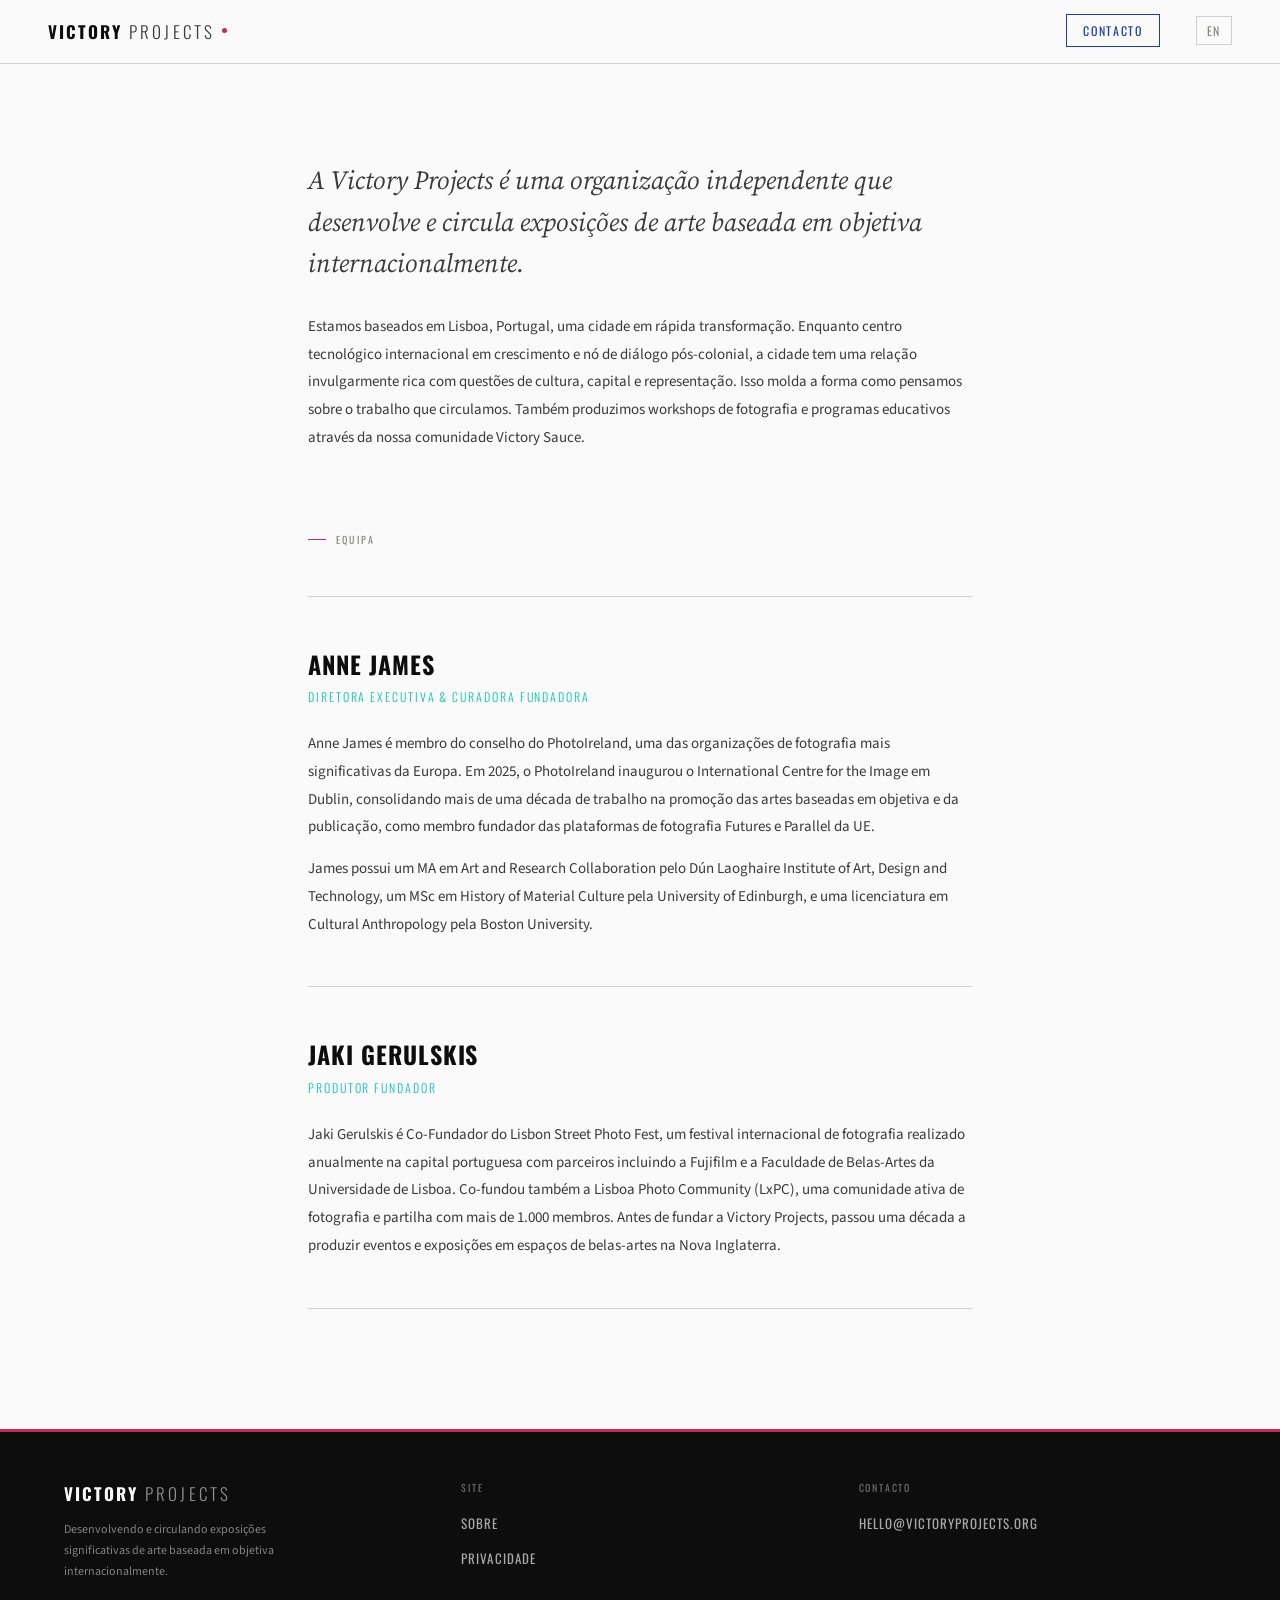
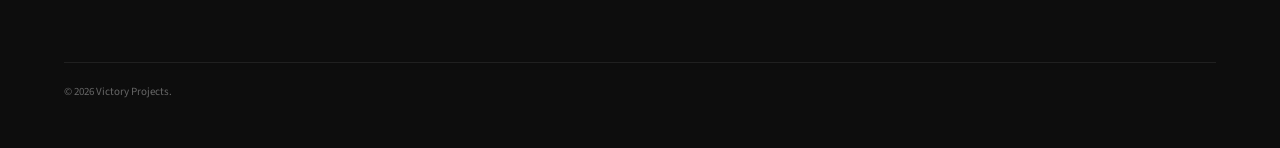
<file: pt/about/index.html>
<!DOCTYPE html>
<html lang="pt">
<head>
<meta charset="UTF-8">
<meta name="viewport" content="width=device-width, initial-scale=1.0">
<title>Sobre — Victory Projects</title>
<link rel="icon" type="image/svg+xml" href="/favicon.svg">
<link rel="canonical" href="https://victoryprojects.org/pt/about/">
<link rel="alternate" hreflang="en" href="https://victoryprojects.org/about/">
<link rel="alternate" hreflang="pt" href="https://victoryprojects.org/pt/about/">
<meta name="description" content="A Victory Projects é uma organização independente que desenvolve e circula exposições de arte baseada em objetiva internacionalmente. Baseada em Lisboa.">
<link rel="preconnect" href="https://fonts.googleapis.com">
<link href="https://fonts.googleapis.com/css2?family=Oswald:wght@300;400;500;700&family=Source+Sans+3:ital,wght@0,300;0,400;0,500;1,300;1,400&family=Source+Serif+4:ital,opsz,wght@0,8..60,300;0,8..60,400;1,8..60,300;1,8..60,400&display=swap" rel="stylesheet">
<link rel="stylesheet" href="/style.css">
</head>
<body>

<!-- NAV -->
<nav>
  <a href="/pt/" class="nav-wordmark">
    <span class="victory">Victory</span>
    <span class="projects">Projects</span>
    <span class="dot"></span>
  </a>
  <ul class="nav-links" id="navLinks">
    <li><a href="mailto:hello@victoryprojects.org" class="nav-cta">Contacto</a></li>
    <li><a href="/about/" class="nav-lang">EN</a></li>
  </ul>
  <button class="hamburger" id="hamburger" onclick="document.getElementById('navLinks').classList.toggle('open')" aria-label="Menu">
    <span></span><span></span><span></span>
  </button>
</nav>

<!-- MAIN -->
<div class="page-wrap">

  <div class="about-intro">
    <p class="lead">A Victory Projects é uma organização independente que desenvolve e circula exposições de arte baseada em objetiva internacionalmente.</p>
    <p class="sub">Estamos baseados em Lisboa, Portugal, uma cidade em rápida transformação. Enquanto centro tecnológico internacional em crescimento e nó de diálogo pós-colonial, a cidade tem uma relação invulgarmente rica com questões de cultura, capital e representação. Isso molda a forma como pensamos sobre o trabalho que circulamos. Também produzimos workshops de fotografia e programas educativos através da nossa comunidade Victory Sauce.</p>
  </div>

  <div class="team-label">Equipa</div>

  <div class="team-member">
    <div class="member-name">Anne James</div>
    <div class="member-role">Diretora Executiva & Curadora Fundadora</div>
    <div class="member-bio">
      <p>Anne James é membro do conselho do PhotoIreland, uma das organizações de fotografia mais significativas da Europa. Em 2025, o PhotoIreland inaugurou o International Centre for the Image em Dublin, consolidando mais de uma década de trabalho na promoção das artes baseadas em objetiva e da publicação, como membro fundador das plataformas de fotografia Futures e Parallel da UE.</p>
      <p>James possui um MA em Art and Research Collaboration pelo Dún Laoghaire Institute of Art, Design and Technology, um MSc em History of Material Culture pela University of Edinburgh, e uma licenciatura em Cultural Anthropology pela Boston University.</p>
    </div>
  </div>

  <div class="team-member">
    <div class="member-name">Jaki Gerulskis</div>
    <div class="member-role">Produtor Fundador</div>
    <div class="member-bio">
      <p>Jaki Gerulskis é Co-Fundador do Lisbon Street Photo Fest, um festival internacional de fotografia realizado anualmente na capital portuguesa com parceiros incluindo a Fujifilm e a Faculdade de Belas-Artes da Universidade de Lisboa. Co-fundou também a Lisboa Photo Community (LxPC), uma comunidade ativa de fotografia e partilha com mais de 1.000 membros. Antes de fundar a Victory Projects, passou uma década a produzir eventos e exposições em espaços de belas-artes na Nova Inglaterra.</p>
    </div>
  </div>

</div>

<!-- FOOTER -->
<footer>
  <div class="footer-brand">
    <div class="wordmark">Victory<span class="fp">Projects</span></div>
    <p>Desenvolvendo e circulando exposições significativas de arte baseada em objetiva internacionalmente.</p>
  </div>
  <div>
    <div class="footer-nav-label">Site</div>
    <ul class="footer-nav">
        <li><a href="/pt/about/">Sobre</a></li>
      <li><a href="/pt/privacy/">Privacidade</a></li>
    </ul>
  </div>
  <div>
    <div class="footer-nav-label">Contacto</div>
    <ul class="footer-nav">
      <li><a href="mailto:hello@victoryprojects.org">hello@victoryprojects.org</a></li>
    </ul>
  </div>
  <div class="footer-copy">
    <span>© 2026 Victory Projects.</span>
  </div>
</footer>

</body>
</html>
</file>
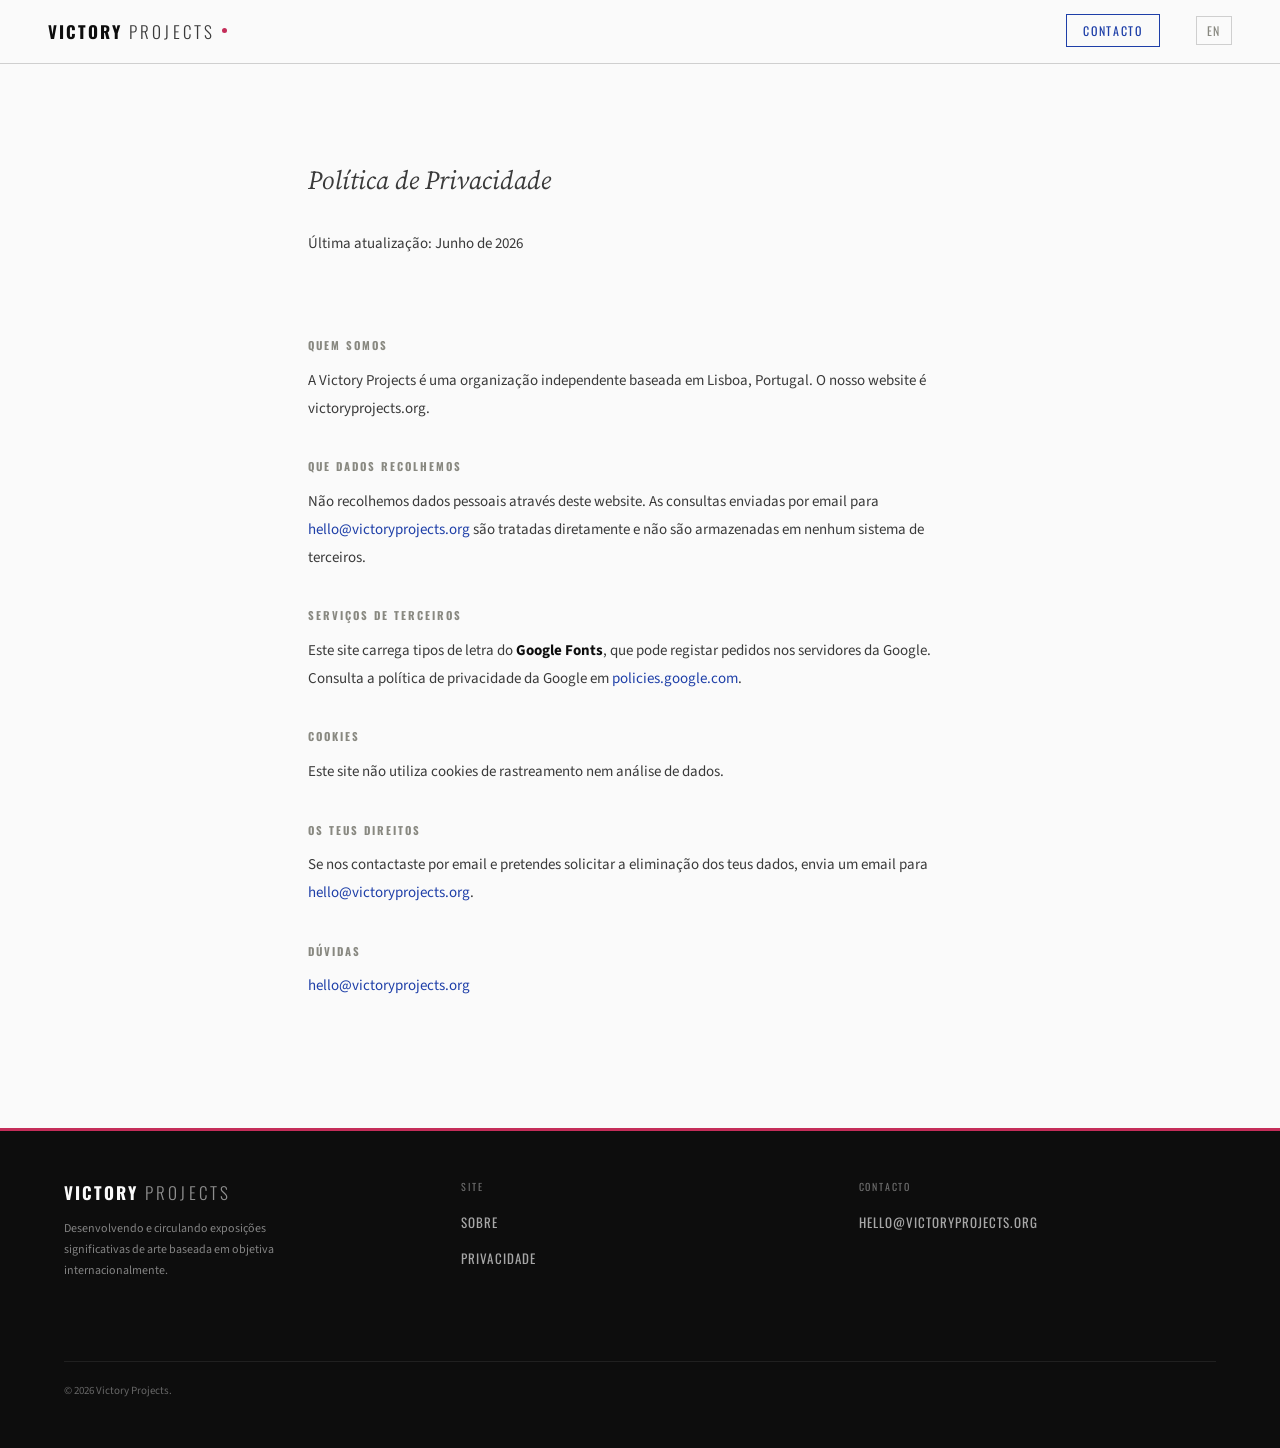
<file: pt/privacy/index.html>
<!DOCTYPE html>
<html lang="pt">
<head>
<meta charset="UTF-8">
<meta name="viewport" content="width=device-width, initial-scale=1.0">
<title>Política de Privacidade — Victory Projects</title>
<link rel="icon" type="image/svg+xml" href="/favicon.svg">
<meta name="description" content="Política de privacidade da Victory Projects. Como recolhemos, utilizamos e protegemos os teus dados.">
<link rel="canonical" href="https://victoryprojects.org/pt/privacy/">
<link rel="alternate" hreflang="en" href="https://victoryprojects.org/privacy/">
<link rel="alternate" hreflang="pt" href="https://victoryprojects.org/pt/privacy/">
<link rel="preconnect" href="https://fonts.googleapis.com">
<link href="https://fonts.googleapis.com/css2?family=Oswald:wght@300;400;500;700&family=Source+Sans+3:ital,wght@0,300;0,400;0,500;1,300;1,400&family=Source+Serif+4:ital,opsz,wght@0,8..60,300;0,8..60,400;1,8..60,300;1,8..60,400&display=swap" rel="stylesheet">
<link rel="stylesheet" href="/style.css">
</head>
<body>

<nav>
  <a href="/pt/" class="nav-wordmark">
    <span class="victory">Victory</span>
    <span class="projects">Projects</span>
    <span class="dot"></span>
  </a>
  <ul class="nav-links" id="navLinks">
    <li><a href="mailto:hello@victoryprojects.org" class="nav-cta">Contacto</a></li>
    <li><a href="/privacy/" class="nav-lang">EN</a></li>
  </ul>
  <button class="hamburger" id="hamburger"
    onclick="document.getElementById('navLinks').classList.toggle('open')"
    aria-label="Menu">
    <span></span><span></span><span></span>
  </button>
</nav>

<div class="page-wrap">
  <div class="about-intro">
    <p class="lead">Política de Privacidade</p>
    <p class="sub">Última atualização: Junho de 2026</p>
  </div>
  <div class="privacy-body">
    <h3>Quem somos</h3>
    <p>A Victory Projects é uma organização independente baseada em Lisboa, Portugal. O nosso website é victoryprojects.org.</p>
    <h3>Que dados recolhemos</h3>
    <p>Não recolhemos dados pessoais através deste website. As consultas enviadas por email para <a href="mailto:hello@victoryprojects.org">hello@victoryprojects.org</a> são tratadas diretamente e não são armazenadas em nenhum sistema de terceiros.</p>
    <h3>Serviços de terceiros</h3>
    <p>Este site carrega tipos de letra do <strong>Google Fonts</strong>, que pode registar pedidos nos servidores da Google. Consulta a política de privacidade da Google em <a href="https://policies.google.com/privacy" target="_blank" rel="noopener">policies.google.com</a>.</p>
    <h3>Cookies</h3>
    <p>Este site não utiliza cookies de rastreamento nem análise de dados.</p>
    <h3>Os teus direitos</h3>
    <p>Se nos contactaste por email e pretendes solicitar a eliminação dos teus dados, envia um email para <a href="mailto:hello@victoryprojects.org">hello@victoryprojects.org</a>.</p>
    <h3>Dúvidas</h3>
    <p><a href="mailto:hello@victoryprojects.org">hello@victoryprojects.org</a></p>
  </div>
</div>

<footer>
  <div class="footer-brand">
    <div class="wordmark">Victory<span class="fp">Projects</span></div>
    <p>Desenvolvendo e circulando exposições significativas de arte baseada em objetiva internacionalmente.</p>
  </div>
  <div>
    <div class="footer-nav-label">Site</div>
    <ul class="footer-nav">
        <li><a href="/pt/about/">Sobre</a></li>
      <li><a href="/pt/privacy/">Privacidade</a></li>
    </ul>
  </div>
  <div>
    <div class="footer-nav-label">Contacto</div>
    <ul class="footer-nav">
      <li><a href="mailto:hello@victoryprojects.org">hello@victoryprojects.org</a></li>
    </ul>
  </div>
  <div class="footer-copy">
    <span>© 2026 Victory Projects.</span>
  </div>
</footer>

</body>
</html>
</file>
<file: style.css>
:root {
  --white: #FAFAFA;
  --off-white: #F4F4F4;
  --paper: #EEEEEE;
  --ink: #0D0D0D;
  --ink-mid: #3a3a3a;
  --ink-light: #888880;
  --rule: rgba(13,13,13,0.10);
  --rule-heavy: rgba(13,13,13,0.18);
  --blue: #1E3FA8;
  --blue-pale: #E6EAF7;
  --teal: #0EC4B0;
  --teal-pale: #E2F4F2;
  --pink: #C42D59;
  --pink-pale: #F7E5EC;
  --oswald: 'Oswald', sans-serif;
  --dm: 'Source Sans 3', sans-serif;
  --serif: 'Source Serif 4', serif;
}

* { margin: 0; padding: 0; box-sizing: border-box; }
html { scroll-behavior: smooth; }
body {
  background: var(--white);
  color: var(--ink);
  font-family: var(--dm);
  font-size: 16px;
  line-height: 1.6;
  overflow-x: hidden;
}

/* ── NAV ── */
nav {
  position: fixed;
  top: 0; left: 0; right: 0;
  z-index: 200;
  background: var(--white);
  border-bottom: 1px solid var(--rule-heavy);
  display: flex;
  align-items: center;
  justify-content: space-between;
  padding: 0 48px;
  height: 64px;
}
.nav-wordmark {
  display: flex;
  align-items: baseline;
  text-decoration: none;
}
.nav-wordmark .victory {
  font-family: var(--oswald);
  font-weight: 700;
  font-size: 17px;
  letter-spacing: 0.12em;
  text-transform: uppercase;
  color: var(--ink);
}
.nav-wordmark .projects {
  font-family: var(--oswald);
  font-weight: 300;
  font-size: 17px;
  letter-spacing: 0.18em;
  text-transform: uppercase;
  color: var(--ink-mid);
  margin-left: 7px;
}
.nav-wordmark .dot {
  width: 5px; height: 5px;
  border-radius: 50%;
  background: var(--pink);
  margin: 0 0 2px 7px;
  flex-shrink: 0;
  align-self: center;
}
.nav-links {
  display: flex;
  gap: 36px;
  list-style: none;
  align-items: center;
}
.nav-links a {
  font-family: var(--oswald);
  font-weight: 400;
  font-size: 12px;
  letter-spacing: 0.14em;
  text-transform: uppercase;
  color: var(--ink-light);
  text-decoration: none;
  transition: color 0.2s;
}
.nav-links a:hover { color: var(--ink); }
.nav-cta {
  color: var(--blue) !important;
  border: 1px solid var(--blue);
  padding: 7px 16px;
  transition: all 0.2s !important;
}
.nav-cta:hover {
  background: var(--blue) !important;
  color: var(--white) !important;
}
.hamburger { display: none; }

/* ── HERO ── */
.hero {
  margin-top: 64px;
  min-height: calc(100vh - 64px);
  background: var(--ink);
  display: flex;
  align-items: flex-end;
  position: relative;
  overflow: hidden;
  padding: 0 64px 80px;
}

/* Subtle grid texture */
.hero::before {
  content: '';
  position: absolute;
  inset: 0;
  background-image:
    linear-gradient(rgba(250,250,250,0.025) 1px, transparent 1px),
    linear-gradient(90deg, rgba(250,250,250,0.025) 1px, transparent 1px);
  background-size: 72px 72px;
  pointer-events: none;
}

/* Large VP watermark — decorative only */
.hero-watermark {
  position: absolute;
  top: 50%;
  right: -3%;
  transform: translateY(-50%);
  font-family: var(--oswald);
  font-weight: 700;
  font-size: clamp(280px, 40vw, 560px);
  letter-spacing: -0.04em;
  text-transform: uppercase;
  color: transparent;
  -webkit-text-stroke: 1px rgba(250,250,250,0.035);
  user-select: none;
  pointer-events: none;
  line-height: 1;
}

.hero-inner {
  position: relative;
  z-index: 2;
  width: 100%;
  display: grid;
  grid-template-columns: 1fr auto;
  align-items: flex-end;
  gap: 64px;
}

.hero-eyebrow {
  font-family: var(--oswald);
  font-size: 10px;
  letter-spacing: 0.26em;
  text-transform: uppercase;
  color: var(--teal);
  margin-bottom: 24px;
  display: flex;
  align-items: center;
  gap: 12px;
}
.hero-eyebrow::before {
  content: '';
  display: block;
  width: 28px;
  height: 1px;
  background: var(--teal);
}

.hero-title {
  font-family: var(--oswald);
  font-weight: 700;
  font-size: clamp(64px, 10vw, 130px);
  line-height: 0.87;
  text-transform: uppercase;
  letter-spacing: -0.01em;
  color: var(--white);
  margin-bottom: 44px;
}
.hero-title .line { display: block; }
.hero-title .hollow {
  -webkit-text-stroke: 1.5px rgba(250,250,250,0.62);
  color: transparent;
}

.hero-sub {
  font-size: 15px;
  line-height: 1.8;
  color: rgba(250,250,250,0.55);
  max-width: 440px;
  margin-bottom: 44px;
}

.hero-cta {
  display: inline-flex;
  align-items: center;
  gap: 14px;
  font-family: var(--oswald);
  font-weight: 500;
  font-size: 12px;
  letter-spacing: 0.18em;
  text-transform: uppercase;
  color: var(--white);
  text-decoration: none;
  border-bottom: 1px solid rgba(250,250,250,0.28);
  padding-bottom: 6px;
  transition: all 0.25s;
}
.hero-cta:hover {
  gap: 20px;
  border-color: var(--teal);
  color: var(--teal);
}
.hero-cta::after { content: '→'; }

.hero-meta {
  display: flex;
  flex-direction: column;
  align-items: flex-end;
  gap: 28px;
  padding-bottom: 4px;
}
.hero-meta-item {
  text-align: right;
  border-right: 2px solid rgba(250,250,250,0.1);
  padding-right: 18px;
}
.hero-meta-label {
  font-family: var(--oswald);
  font-size: 9px;
  letter-spacing: 0.22em;
  text-transform: uppercase;
  color: rgba(250,250,250,0.3);
  margin-bottom: 5px;
}
.hero-meta-value {
  font-family: var(--oswald);
  font-size: 13px;
  font-weight: 400;
  letter-spacing: 0.06em;
  text-transform: uppercase;
  color: rgba(250,250,250,0.65);
  line-height: 1.3;
}

/* ── THE MODEL ── */
.model {
  background: var(--white);
  padding: 96px 64px;
  border-bottom: 1px solid var(--rule-heavy);
}

.section-label {
  font-family: var(--oswald);
  font-size: 10px;
  letter-spacing: 0.24em;
  text-transform: uppercase;
  color: var(--ink-light);
  margin-bottom: 52px;
  display: flex;
  align-items: center;
  gap: 10px;
}
.section-label::before {
  content: '';
  display: block;
  width: 20px;
  height: 1px;
  background: var(--ink-light);
}
.section-label.teal-rule::before { background: var(--teal); }
.section-label.pink-rule::before { background: var(--pink); }

.model-grid {
  display: grid;
  grid-template-columns: 1fr 1fr 1fr;
  gap: 0;
  border-top: 1px solid var(--rule-heavy);
}

.model-col {
  padding: 48px 48px 48px 0;
  border-right: 1px solid var(--rule);
  display: flex;
  flex-direction: column;
}
.model-col:first-child { padding-left: 0; }
.model-col:last-child { border-right: none; padding-right: 0; padding-left: 48px; }
.model-col:nth-child(2) { padding-left: 48px; }

.model-number {
  font-family: var(--oswald);
  font-size: 10px;
  letter-spacing: 0.22em;
  color: var(--teal);
  margin-bottom: 20px;
}

.model-heading {
  font-family: var(--oswald);
  font-weight: 700;
  font-size: 32px;
  text-transform: uppercase;
  letter-spacing: 0.01em;
  color: var(--ink);
  margin-bottom: 16px;
  line-height: 1;
}

.model-text {
  font-size: 14px;
  line-height: 1.85;
  color: var(--ink-mid);
}

/* ── FORTHCOMING ── */
.forthcoming {
  background: var(--off-white);
  padding: 96px 64px;
  display: grid;
  grid-template-columns: 1fr 1fr;
  gap: 80px;
  align-items: center;
  border-bottom: 1px solid var(--rule-heavy);
}

.forthcoming-title {
  font-family: var(--oswald);
  font-weight: 700;
  font-size: clamp(44px, 6vw, 80px);
  line-height: 0.88;
  text-transform: uppercase;
  color: var(--ink);
}
.forthcoming-title .hollow {
  -webkit-text-stroke: 1.5px rgba(13,13,13,0.28);
  color: transparent;
  display: block;
}

.forthcoming-right {
  display: flex;
  flex-direction: column;
  gap: 24px;
}

.forthcoming-text {
  font-family: var(--serif);
  font-style: italic;
  font-size: 17px;
  line-height: 1.75;
  color: var(--ink-mid);
  max-width: 460px;
}

.forthcoming-cta {
  display: inline-flex;
  align-items: center;
  gap: 12px;
  font-family: var(--oswald);
  font-weight: 500;
  font-size: 11px;
  letter-spacing: 0.18em;
  text-transform: uppercase;
  color: var(--ink);
  text-decoration: none;
  border-bottom: 1px solid rgba(13,13,13,0.22);
  padding-bottom: 6px;
  align-self: flex-start;
  transition: all 0.25s;
}
.forthcoming-cta:hover {
  gap: 18px;
  border-color: var(--blue);
  color: var(--blue);
}
.forthcoming-cta::after { content: '→'; }

/* ── CONTACT ── */
.contact {
  background: var(--white);
  padding: 96px 64px;
  display: grid;
  grid-template-columns: 1fr 1fr;
  gap: 80px;
  align-items: center;
  border-bottom: 1px solid var(--rule-heavy);
}

.contact-heading {
  font-family: var(--oswald);
  font-weight: 700;
  font-size: clamp(36px, 4.5vw, 60px);
  line-height: 0.9;
  text-transform: uppercase;
  color: var(--ink);
  margin-bottom: 24px;
}

.contact-sub {
  font-size: 15px;
  line-height: 1.75;
  color: var(--ink-mid);
  max-width: 380px;
}

.contact-right {
  display: flex;
  flex-direction: column;
  gap: 14px;
}

.contact-btn {
  display: flex;
  align-items: center;
  justify-content: space-between;
  padding: 20px 24px;
  font-family: var(--oswald);
  font-weight: 500;
  font-size: 13px;
  letter-spacing: 0.14em;
  text-transform: uppercase;
  text-decoration: none;
  transition: all 0.2s;
}
.contact-btn .btn-arrow { font-size: 16px; }
.contact-btn.primary {
  background: var(--ink);
  color: var(--white);
  border: 1px solid var(--ink);
}
.contact-btn.primary:hover { background: var(--blue); border-color: var(--blue); }
.contact-btn.secondary {
  background: transparent;
  color: var(--ink);
  border: 1px solid var(--rule-heavy);
}
.contact-btn.secondary:hover { border-color: var(--ink); }

/* ── FOOTER ── */
footer {
  background: var(--ink);
  padding: 48px 64px;
  display: grid;
  grid-template-columns: 1fr 1fr 1fr;
  gap: 40px;
  border-top: 3px solid var(--pink);
}
.footer-brand .wordmark {
  font-family: var(--oswald);
  font-weight: 700;
  font-size: 17px;
  letter-spacing: 0.12em;
  text-transform: uppercase;
  color: var(--white);
  margin-bottom: 12px;
  display: flex;
  align-items: baseline;
}
.footer-brand .wordmark .fp { font-weight: 300; letter-spacing: 0.18em; color: rgba(250,250,250,0.55); margin-left: 7px; }
.footer-brand p {
  font-size: 12px;
  line-height: 1.75;
  color: rgba(250,250,250,0.5);
  max-width: 220px;
}
.footer-nav-label {
  font-family: var(--oswald);
  font-size: 10px;
  letter-spacing: 0.18em;
  text-transform: uppercase;
  color: rgba(250,250,250,0.4);
  margin-bottom: 16px;
}
.footer-nav { list-style: none; display: flex; flex-direction: column; gap: 10px; }
.footer-nav a {
  font-family: var(--oswald);
  font-size: 13px;
  letter-spacing: 0.08em;
  text-transform: uppercase;
  color: rgba(250,250,250,0.65);
  text-decoration: none;
  transition: color 0.2s;
}
.footer-nav a:hover { color: var(--white); }
.footer-copy {
  font-size: 11px;
  color: rgba(250,250,250,0.38);
  margin-top: 40px;
  padding-top: 20px;
  border-top: 1px solid rgba(250,250,250,0.08);
  grid-column: 1 / -1;
  display: flex;
  justify-content: space-between;
}

/* ── RESPONSIVE ── */
@media (max-width: 900px) {
  nav { padding: 0 20px; }
  .nav-links { display: none; }
  .nav-links.open {
    display: flex;
    flex-direction: column;
    position: fixed;
    top: 64px; left: 0; right: 0;
    background: var(--white);
    border-bottom: 1px solid var(--rule-heavy);
    padding: 24px 20px;
    gap: 20px;
    z-index: 199;
  }
  .nav-links.open a { font-size: 14px; color: var(--ink); }
  .hamburger {
    display: flex;
    flex-direction: column;
    gap: 5px;
    cursor: pointer;
    padding: 4px;
    background: none;
    border: none;
  }
  .hamburger span { display: block; width: 22px; height: 2px; background: var(--ink); }
  .hero { padding: 0 20px 60px; }
  .hero-inner { grid-template-columns: 1fr; }
  .hero-meta { display: none; }
  .model { padding: 60px 20px; }
  .model-grid { grid-template-columns: 1fr; }
  .model-col,
  .model-col:first-child,
  .model-col:last-child,
  .model-col:nth-child(2) {
    padding: 36px 0;
    border-right: none;
    border-bottom: 1px solid var(--rule);
  }
  .model-col:last-child { border-bottom: none; }
  .forthcoming { grid-template-columns: 1fr; padding: 60px 20px; gap: 40px; }
  .contact { grid-template-columns: 1fr; gap: 40px; padding: 60px 20px; }
  footer { grid-template-columns: 1fr; padding: 48px 20px; }
}

/* ── LANGUAGE TOGGLE ── */
.nav-lang {
  font-family: var(--oswald);
  font-size: 11px;
  letter-spacing: 0.12em;
  color: var(--ink-light) !important;
  border: 1px solid var(--rule-heavy);
  padding: 5px 10px;
  text-decoration: none;
  transition: color 0.2s, border-color 0.2s;
}
.nav-lang:hover { color: var(--ink) !important; border-color: var(--ink-light); }

/* ── ABOUT PAGE ── */
.nav-links a.active { color: var(--ink); }

.page-wrap {
  margin-top: 64px;
  max-width: 760px;
  margin-left: auto;
  margin-right: auto;
  padding: 96px 48px 120px;
}

.about-intro { margin-bottom: 80px; }
.about-intro p.lead {
  font-family: var(--serif);
  font-style: italic;
  font-size: clamp(20px, 2.2vw, 26px);
  line-height: 1.6;
  color: var(--ink-mid);
  margin-bottom: 28px;
}
.about-intro p.sub {
  font-family: var(--dm);
  font-size: 15px;
  line-height: 1.85;
  color: var(--ink-mid);
}

.team-label {
  font-family: var(--oswald);
  font-size: 10px;
  letter-spacing: 0.22em;
  text-transform: uppercase;
  color: var(--ink-light);
  margin-bottom: 48px;
  display: flex;
  align-items: center;
  gap: 10px;
}
.team-label::before {
  content: '';
  display: block;
  width: 18px;
  height: 1px;
  background: var(--pink);
}

.team-member {
  padding: 48px 0;
  border-top: 1px solid var(--rule-heavy);
}
.team-member:last-child { border-bottom: 1px solid var(--rule-heavy); }

.member-name {
  font-family: var(--oswald);
  font-weight: 700;
  font-size: 24px;
  letter-spacing: 0.04em;
  text-transform: uppercase;
  color: var(--ink);
  margin-bottom: 4px;
}
.member-role {
  font-family: var(--oswald);
  font-weight: 300;
  font-size: 12px;
  letter-spacing: 0.16em;
  text-transform: uppercase;
  color: var(--teal);
  margin-bottom: 24px;
}
.member-bio p {
  font-size: 15px;
  line-height: 1.85;
  color: var(--ink-mid);
  margin-bottom: 14px;
}
.member-bio p:last-child { margin-bottom: 0; }

@media (max-width: 900px) {
  .page-wrap { padding: 64px 24px 96px; }
}

/* ── PRIVACY PAGE ── */
.privacy-body h3 {
  font-family: var(--oswald);
  font-size: 11px;
  letter-spacing: 0.18em;
  text-transform: uppercase;
  color: var(--ink-light);
  margin: 36px 0 12px;
}
.privacy-body h3:first-child { margin-top: 0; }
.privacy-body p {
  font-size: 15px;
  line-height: 1.85;
  color: var(--ink-mid);
  margin-bottom: 8px;
}
.privacy-body a { color: var(--blue); text-decoration: none; }
.privacy-body strong { color: var(--ink); }
</file>
